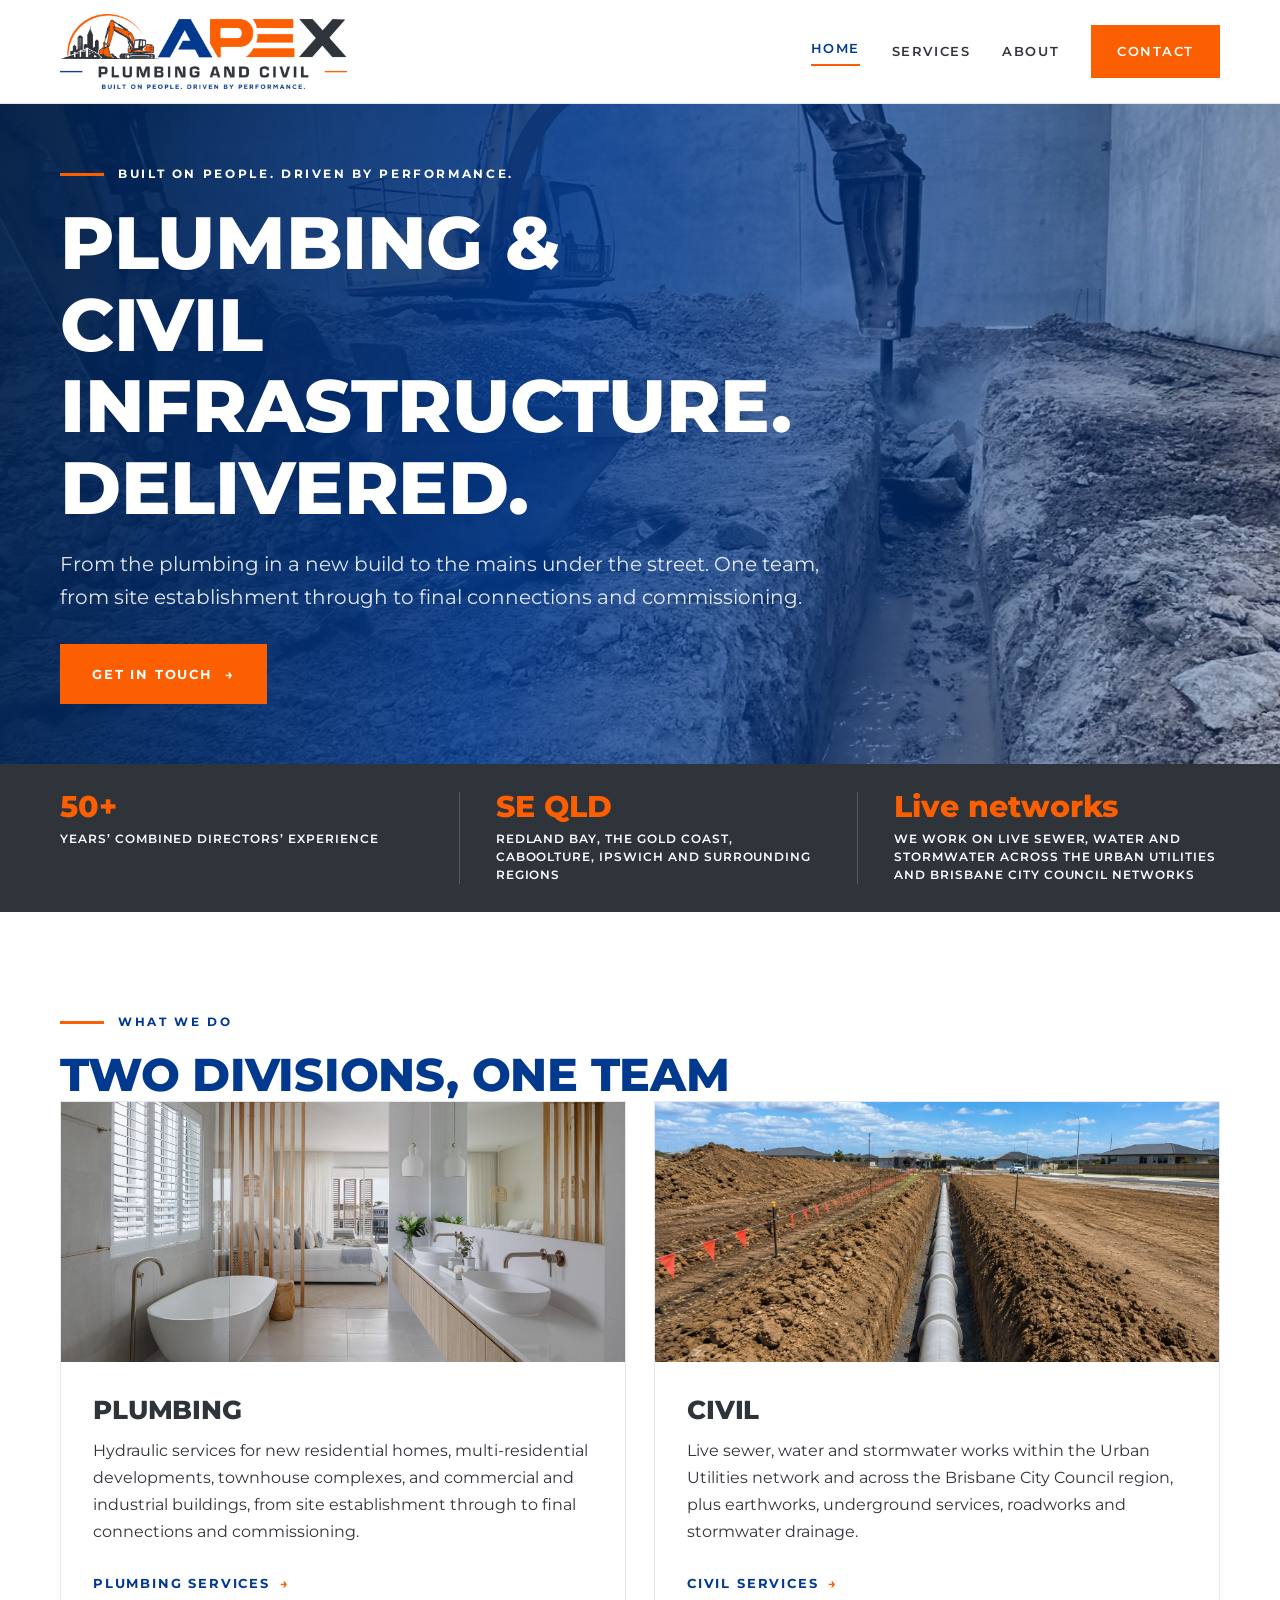
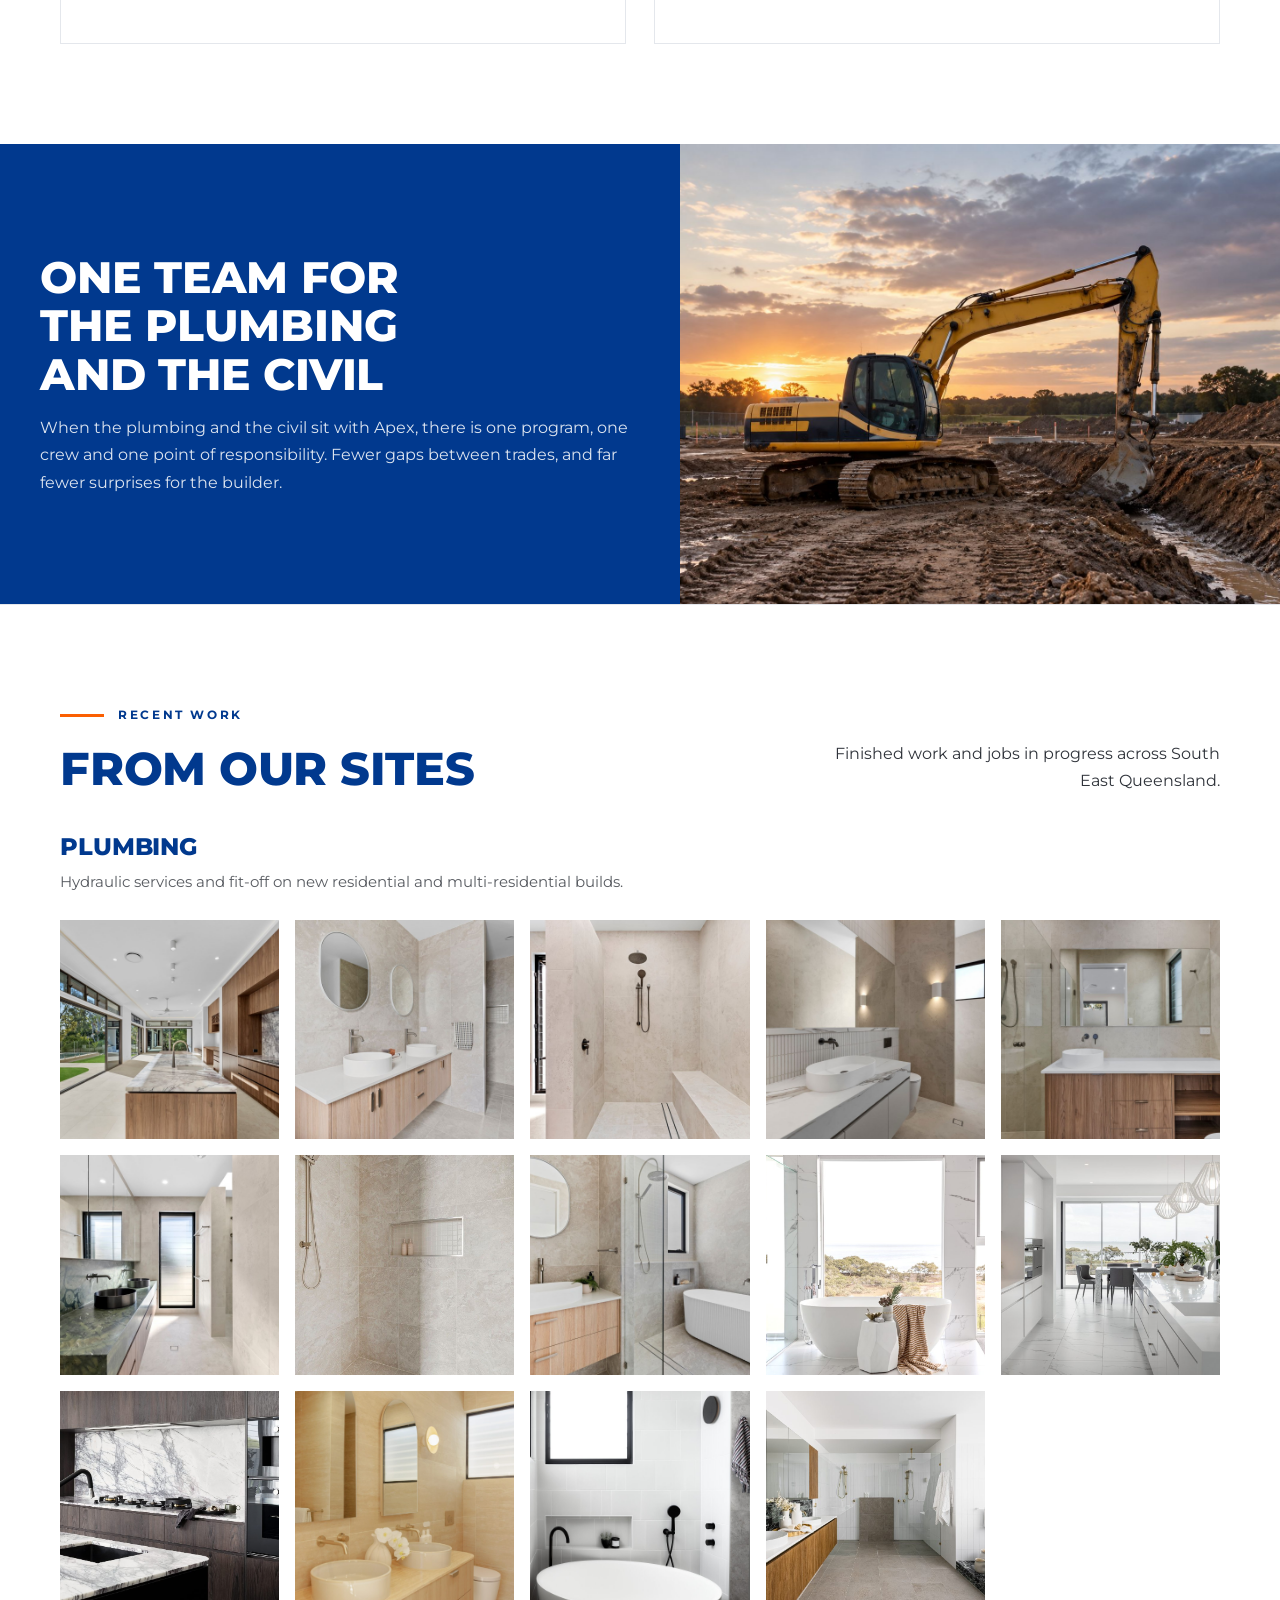
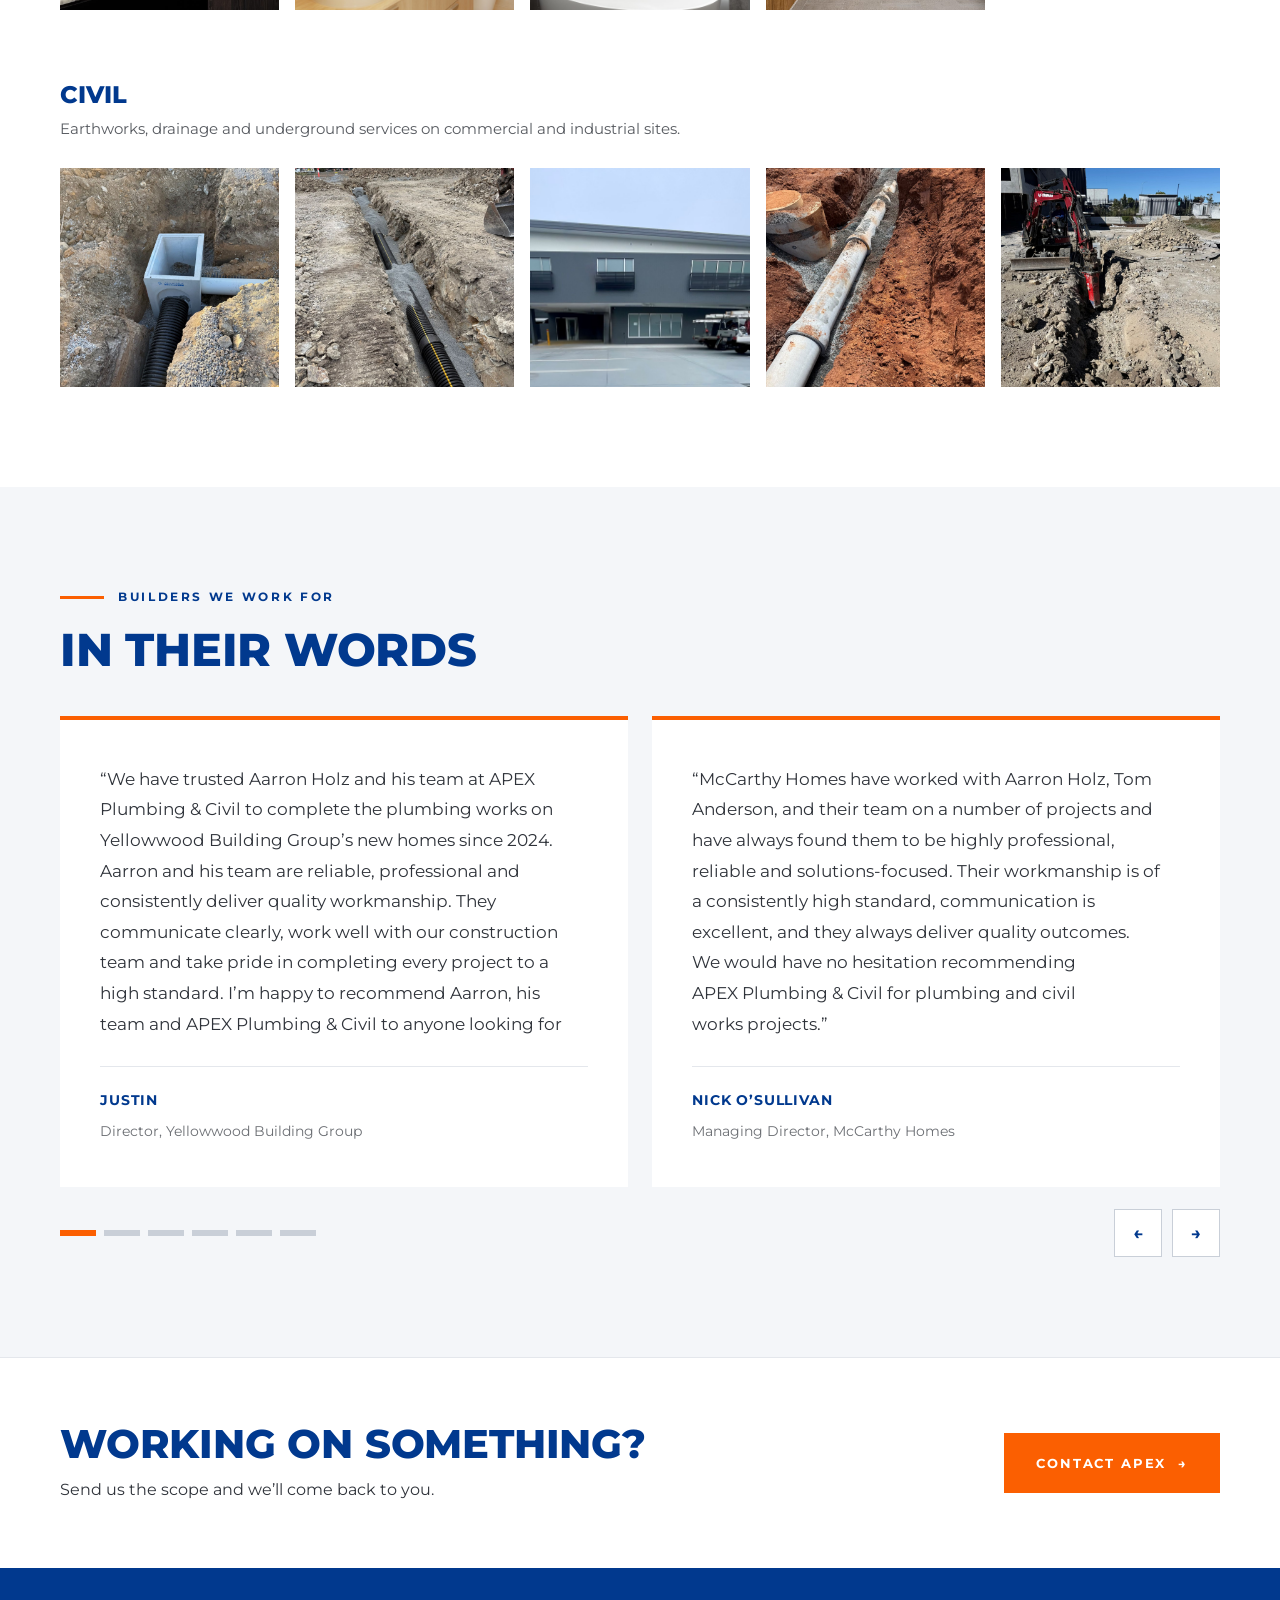
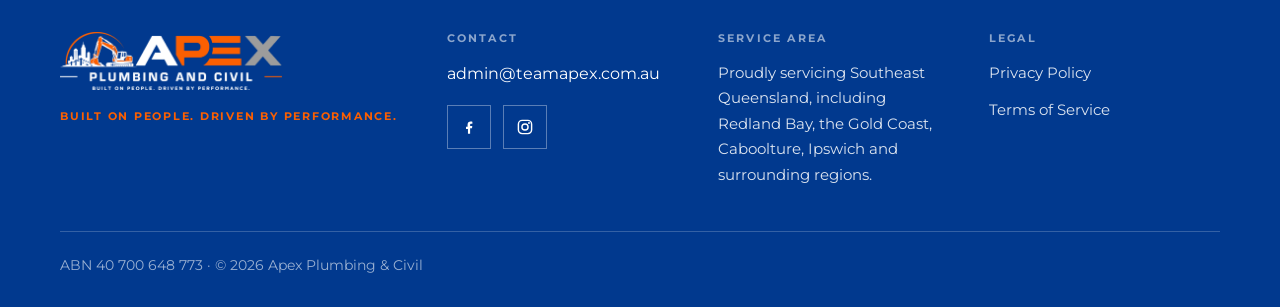
<file: index.html>
<!DOCTYPE html>
<html lang="en-AU">
<head>
<meta charset="utf-8">
<meta name="viewport" content="width=device-width, initial-scale=1">
<title>APEX Plumbing & Civil | Plumbing and Civil Contractors, Southeast Queensland</title>
<meta name="description" content="Plumbing, civil and infrastructure works across Southeast Queensland. One contractor for hydraulic and civil scopes on residential, commercial and subdivision projects.">
<link rel="canonical" href="https://apexplumbingandcivil.com.au/">
<meta name="robots" content="index, follow">
<meta property="og:type" content="website">
<meta property="og:site_name" content="APEX Plumbing &amp; Civil">
<meta property="og:title" content="APEX Plumbing & Civil | Plumbing and Civil Contractors, Southeast Queensland">
<meta property="og:description" content="Plumbing, civil and infrastructure works across Southeast Queensland. One contractor for hydraulic and civil scopes on residential, commercial and subdivision projects.">
<meta property="og:url" content="https://apexplumbingandcivil.com.au/">
<meta property="og:image" content="https://apexplumbingandcivil.com.au/assets/img/civil-warehouse-breaking.jpg">
<meta property="og:locale" content="en_AU">
<meta name="twitter:card" content="summary_large_image">
<meta name="theme-color" content="#01398E">
<link rel="icon" href="assets/img/favicon.png" type="image/png">
<link rel="preconnect" href="https://fonts.googleapis.com">
<link rel="preconnect" href="https://fonts.gstatic.com" crossorigin>
<link href="https://fonts.googleapis.com/css2?family=Montserrat:wght@500;600;700;800&display=swap" rel="stylesheet">
<link rel="stylesheet" href="assets/css/style.css">
</head>
<body>
<a class="skip" href="#main">Skip to content</a>

  <header class="site-header">
    <div class="header-inner">
      <a class="logo" href="index.html"><img src="assets/img/apex-logo.png" alt="Apex Plumbing and Civil" width="253" height="66"></a>
      <nav class="nav" aria-label="Main">
        <a href="index.html" class="is-active" aria-current="page">Home</a>
        <a href="services.html">Services</a>
        <a href="about.html">About</a>
        <a class="btn btn--sm" href="contact.html">Contact</a>
      </nav>
      <button class="nav-toggle" type="button" aria-expanded="false" aria-controls="mobile-nav" aria-label="Open menu">
        <span></span><span></span><span></span>
      </button>
    </div>
    <nav class="mobile-nav" id="mobile-nav" aria-label="Mobile">
      <a href="index.html">Home</a>
      <a href="services.html">Services</a>
      <a href="about.html">About</a>
      <a href="contact.html">Contact</a>
    </nav>
  </header>
<main id="main">

  <section class="hero">
    <img class="hero-bg" src="assets/img/civil-warehouse-breaking.jpg" alt="Rock breaking and drainage excavation inside a commercial building" fetchpriority="high">
    <div class="hero-scrim"></div>
    <div class="container hero-inner">
      <p class="eyebrow eyebrow--light"><span class="rule"></span>Built on people. Driven by performance.</p>
      <h1>Plumbing &amp; civil infrastructure. Delivered.</h1>
      <p class="lede">From the plumbing in a new build to the mains under the street. One team, from site establishment through to final connections and commissioning.</p>
      <a class="btn" href="contact.html">Get in touch <span aria-hidden="true">&rarr;</span></a>
    </div>
  </section>

  <section class="stats">
    <div class="container stats-grid">
      <div><strong>50+</strong><span>Years&rsquo; combined directors&rsquo; experience</span></div>
      <div><strong>SE QLD</strong><span>Redland Bay, the Gold Coast, Caboolture, Ipswich and surrounding regions</span></div>
      <div><strong>Live networks</strong><span>We work on live sewer, water and stormwater across the Urban Utilities and Brisbane City Council networks</span></div>
    </div>
  </section>

  <section class="section">
    <div class="container">
      <p class="eyebrow"><span class="rule"></span>What we do</p>
      <h2 class="section-title">Two divisions, one team</h2>
      <div class="cards">
        <article class="card">
          <img src="assets/img/plumbing-bath-1.jpg" alt="Completed residential bathroom with plumbing fit-off by Apex" loading="lazy">
          <div class="card-body">
            <h3>Plumbing</h3>
            <p>Hydraulic services for new residential homes, multi-residential developments, townhouse complexes, and commercial and industrial buildings, from site establishment through to final connections and commissioning.</p>
            <a class="link" href="services.html#plumbing">Plumbing services <span aria-hidden="true">&rarr;</span></a>
          </div>
        </article>
        <article class="card">
          <img src="assets/img/civil-stormwater-main.jpg" alt="Concrete stormwater main bedded in an open trench on a residential subdivision" loading="lazy">
          <div class="card-body">
            <h3>Civil</h3>
            <p>Live sewer, water and stormwater works within the Urban Utilities network and across the Brisbane City Council region, plus earthworks, underground services, roadworks and stormwater drainage.</p>
            <a class="link" href="services.html#civil">Civil services <span aria-hidden="true">&rarr;</span></a>
          </div>
        </article>
      </div>
    </div>
  </section>

  <section class="band">
    <div class="band-text">
      <h2>One team for the plumbing and the civil</h2>
      <p>When the plumbing and the civil sit with Apex, there is one program, one crew and one point of responsibility. Fewer gaps between trades, and far fewer surprises for the builder.</p>
    </div>
    <div class="band-media">
      <img src="assets/img/hero-earthworks.jpg" alt="Excavator cutting a drainage trench on a civil earthworks site at dusk" loading="lazy">
    </div>
  </section>

  <section class="section section--bordered">
    <div class="container">
      <div class="section-head">
        <div>
          <p class="eyebrow"><span class="rule"></span>Recent work</p>
          <h2 class="section-title">From our sites</h2>
        </div>
        <p class="section-note">Finished work and jobs in progress across South East Queensland.</p>
      </div>
      <div class="gallery-group">
        <h3 class="gallery-head">Plumbing</h3>
        <p class="gallery-note">Hydraulic services and fit-off on new residential and multi-residential builds.</p>
      </div>
      <div class="gallery">
        <button class="g-item" type="button" data-full="assets/img/plumbing-ensuite-travertine.jpg" data-caption="Ensuite with fluted freestanding bath and walk-in shower, Imperial Homes"><img src="assets/img/plumbing-ensuite-travertine.jpg" alt="Ensuite with fluted freestanding bath and walk-in shower, Imperial Homes" loading="lazy"></button>
        <button class="g-item" type="button" data-full="assets/img/plumbing-kitchen-island.jpg" data-caption="Kitchen island with marble benchtop and gooseneck mixer opening to the pool"><img src="assets/img/plumbing-kitchen-island.jpg" alt="Kitchen island with marble benchtop and gooseneck mixer opening to the pool" loading="lazy"></button>
        <button class="g-item" type="button" data-full="assets/img/plumbing-green-marble.jpg" data-caption="Twin basins on a green marble vanity with wall-mounted mixers"><img src="assets/img/plumbing-green-marble.jpg" alt="Twin basins on a green marble vanity with wall-mounted mixers" loading="lazy"></button>
        <button class="g-item" type="button" data-full="assets/img/plumbing-shower-niche.jpg" data-caption="Tiled shower with recessed niche and linear floor waste"><img src="assets/img/plumbing-shower-niche.jpg" alt="Tiled shower with recessed niche and linear floor waste" loading="lazy"></button>
        <button class="g-item" type="button" data-full="assets/img/plumbing-double-vanity.jpg" data-caption="Double vanity with vessel basins and a curbless shower"><img src="assets/img/plumbing-double-vanity.jpg" alt="Double vanity with vessel basins and a curbless shower" loading="lazy"></button>
        <button class="g-item" type="button" data-full="assets/img/plumbing-walk-in-shower.jpg" data-caption="Walk-in shower with tiled bench seat and brushed bronze tapware"><img src="assets/img/plumbing-walk-in-shower.jpg" alt="Walk-in shower with tiled bench seat and brushed bronze tapware" loading="lazy"></button>
        <button class="g-item" type="button" data-full="assets/img/plumbing-powder-room.jpg" data-caption="Powder room with marble benchtop and matt black mixer"><img src="assets/img/plumbing-powder-room.jpg" alt="Powder room with marble benchtop and matt black mixer" loading="lazy"></button>
        <button class="g-item" type="button" data-full="assets/img/plumbing-guest-bath.jpg" data-caption="Guest bathroom fit-off with timber vanity and frameless shower"><img src="assets/img/plumbing-guest-bath.jpg" alt="Guest bathroom fit-off with timber vanity and frameless shower" loading="lazy"></button>
        <button class="g-item" type="button" data-full="assets/img/gallery-bath-ocean.jpg" data-caption="Completed ensuite with freestanding bath in a new coastal home"><img src="assets/img/gallery-bath-ocean.jpg" alt="Completed ensuite with freestanding bath in a new coastal home" loading="lazy"></button>
        <button class="g-item" type="button" data-full="assets/img/gallery-kitchen-ocean.jpg" data-caption="Kitchen and butler&rsquo;s pantry plumbing on a new residential build"><img src="assets/img/gallery-kitchen-ocean.jpg" alt="Kitchen and butler&rsquo;s pantry plumbing on a new residential build" loading="lazy"></button>
        <button class="g-item" type="button" data-full="assets/img/gallery-kitchen-dark.jpg" data-caption="Kitchen sink and tapware installation in a completed home"><img src="assets/img/gallery-kitchen-dark.jpg" alt="Kitchen sink and tapware installation in a completed home" loading="lazy"></button>
        <button class="g-item" type="button" data-full="assets/img/plumbing-mccarthy.jpg" data-caption="Vanity and basin fit-off on a McCarthy Homes project"><img src="assets/img/plumbing-mccarthy.jpg" alt="Vanity and basin fit-off on a McCarthy Homes project" loading="lazy"></button>
        <button class="g-item" type="button" data-full="assets/img/gallery-bath-white.jpg" data-caption="Bathroom fit-off with wall-mounted tapware"><img src="assets/img/gallery-bath-white.jpg" alt="Bathroom fit-off with wall-mounted tapware" loading="lazy"></button>
        <button class="g-item" type="button" data-full="assets/img/plumbing-bath-2.jpg" data-caption="Main bathroom with double vanity and walk-in shower, plumbing by Apex"><img src="assets/img/plumbing-bath-2.jpg" alt="Main bathroom with double vanity and walk-in shower, plumbing by Apex" loading="lazy"></button>
      </div>

      <div class="gallery-group gallery-group--next">
        <h3 class="gallery-head">Civil</h3>
        <p class="gallery-note">Earthworks, drainage and underground services on commercial and industrial sites.</p>
      </div>
      <div class="gallery">
        <button class="g-item" type="button" data-full="assets/img/civil-drainage-pit.jpg" data-caption="Precast stormwater pit connected to drainage lines on a commercial site"><img src="assets/img/civil-drainage-pit.jpg" alt="Precast stormwater pit connected to drainage lines on a commercial site" loading="lazy"></button>
        <button class="g-item" type="button" data-full="assets/img/civil-rock-twin.jpg" data-caption="Twin drainage lines bedded in gravel through rock"><img src="assets/img/civil-rock-twin.jpg" alt="Twin drainage lines bedded in gravel through rock" loading="lazy"></button>
        <button class="g-item" type="button" data-full="assets/img/civil-factory-complete.jpg" data-caption="Completed industrial building with hardstand and services in place"><img src="assets/img/civil-factory-complete.jpg" alt="Completed industrial building with hardstand and services in place" loading="lazy"></button>
        <button class="g-item" type="button" data-full="assets/img/civil-concrete-pipe.jpg" data-caption="Concrete sewer main and manhole base laid in an open trench"><img src="assets/img/civil-concrete-pipe.jpg" alt="Concrete sewer main and manhole base laid in an open trench" loading="lazy"></button>
        <button class="g-item" type="button" data-full="assets/img/civil-rock-breaking.jpg" data-caption="Rock breaking to open a services trench on a commercial site"><img src="assets/img/civil-rock-breaking.jpg" alt="Rock breaking to open a services trench on a commercial site" loading="lazy"></button>
      </div>
    </div>
  </section>

  <section class="section section--grey">
    <div class="container">
      <div class="section-head">
        <div>
          <p class="eyebrow"><span class="rule"></span>Builders we work for</p>
          <h2 class="section-title">In their words</h2>
        </div>
      </div>

      <div class="carousel" data-carousel>
        <div class="carousel-viewport">
          <div class="carousel-track" data-track>
            <article class="quote">
              <div class="quote-body" data-quote-body>
                <p>&ldquo;We have trusted Aarron Holz and his team at APEX Plumbing &amp; Civil to complete the plumbing works on Yellowwood Building Group&rsquo;s new homes since 2024. Aarron and his team are reliable, professional and consistently deliver quality workmanship. They communicate clearly, work well with our construction team and take pride in completing every project to a high standard. I&rsquo;m happy to recommend Aarron, his team and APEX Plumbing &amp; Civil to anyone looking for a dependable and experienced plumbing contractor.&rdquo;</p>
              </div>
              <footer><strong>Justin</strong><span>Director, Yellowwood Building Group</span></footer>
            </article>
            <article class="quote">
              <div class="quote-body" data-quote-body>
                <p>&ldquo;McCarthy Homes have worked with Aarron Holz, Tom Anderson, and their team on a number of projects and have always found them to be highly professional, reliable and solutions-focused. Their workmanship is of a consistently high standard, communication is excellent, and they always deliver quality outcomes. We would have no hesitation recommending APEX Plumbing &amp; Civil for plumbing and civil works projects.&rdquo;</p>
              </div>
              <footer><strong>Nick O&rsquo;Sullivan</strong><span>Managing Director, McCarthy Homes</span></footer>
            </article>
            <article class="quote">
              <div class="quote-body" data-quote-body>
                <p>&ldquo;We have worked with Aarron and the team for a number of years across a diverse range of projects, including new factory and industrial developments, as well as high-end residential construction. Throughout this time, we have found the team to be reliable, professional and easy to work with. They consistently deliver a high standard of workmanship, communicate well throughout each project and are always willing to work through any challenges that arise during construction.</p>
              <p>We value the strong working relationship we have built with Aarron, Tom and the team over the years and would confidently recommend APEX Plumbing &amp; Civil for commercial and industrial plumbing projects.&rdquo;</p>
              </div>
              <footer><strong>Jimmy Badrak</strong><span>Director, BRK Constructions</span></footer>
            </article>
            <article class="quote">
              <div class="quote-body" data-quote-body>
                <p>&ldquo;Working with Tom over a number of years, he is a great operator and always brings results. I have found them responsible, practical and responsive.&rdquo;</p>
              </div>
              <footer><strong>Thai Long</strong><span>Director, Civil RPEQ</span></footer>
            </article>
            <article class="quote">
              <div class="quote-body" data-quote-body>
                <p>&ldquo;Tom is a professional, reliable and competent plumber. He is also fair with pricing, communicates well, holds himself to a very high standard, is polite, and is an honest person.</p>
              <p>You see the above qualities in the delivery of his work.&rdquo;</p>
              </div>
              <footer><strong>William Allendorf</strong><span>WJA Developments</span></footer>
            </article>
            <article class="quote">
              <div class="quote-body" data-quote-body>
                <p>&ldquo;I have been using Aarron Holz and his team for over 25 years, originally through Holz&rsquo;s Plumbing and now as Apex Plumbing &amp; Civil.</p>
              <p>Throughout that time, Aarron and his team have consistently provided a professional, reliable and high-quality service across a wide range of residential building projects. Their workmanship, communication and ability to work alongside our team and other trades have always been of a high standard.</p>
              <p>With Tom Anderson now joining Aarron as a business partner at Apex Plumbing &amp; Civil, it has been great to see the business continue to grow while maintaining the same high standards of service and workmanship that we have come to expect over the years. Tom brings a professional and proactive approach to the business, and together he and Aarron make a strong team.</p>
              <p>In the building industry, having subcontractors you can trust and rely on is extremely important, and our working relationship with Aarron spanning more than two decades speaks for itself. Both Aarron and Tom are committed to delivering quality work and ensuring projects run smoothly from start to finish.</p>
              <p>I have no hesitation in recommending Aarron, Tom and the team at Apex Plumbing &amp; Civil and look forward to continuing our long-standing working relationship for many years to come.&rdquo;</p>
              </div>
              <footer><strong>Nick Miller</strong><span>Director, Imperial Homes Qld Pty Ltd</span></footer>
            </article>
            <article class="quote">
              <div class="quote-body" data-quote-body>
                <p>&ldquo;Tom, my profound thanks to you and Matt for helping my client yesterday.</p>
              <p>It&rsquo;s difficult to find good tradesmen and when you do, and that is the case with you and Matt, gratitude follows and so too the willingness to let others know.&rdquo;</p>
              </div>
              <footer><strong>Body Corporate Chairperson</strong></footer>
            </article>
          </div>
        </div>
        <div class="carousel-controls">
          <div class="dots" data-dots></div>
          <div class="arrows">
            <button type="button" data-prev aria-label="Previous testimonial">&larr;</button>
            <button type="button" data-next aria-label="Next testimonial">&rarr;</button>
          </div>
        </div>
      </div>
    </div>
  </section>

  <section class="cta">
    <div class="container cta-inner">
      <div>
        <h2>Working on something?</h2>
        <p>Send us the scope and we&rsquo;ll come back to you.</p>
      </div>
      <a class="btn" href="contact.html">Contact Apex <span aria-hidden="true">&rarr;</span></a>
    </div>
  </section>

</main>

  <footer class="site-footer">
    <div class="container">
      <div class="footer-grid">
        <div>
          <img class="footer-logo" src="assets/img/apex-logo-reversed.png" alt="Apex Plumbing and Civil" width="253" height="66">
          <p class="tagline">Built on people. Driven by performance.</p>
        </div>
        <div>
          <h2 class="footer-head">Contact</h2>
          <a class="footer-email" href="mailto:admin@teamapex.com.au">admin@teamapex.com.au</a>
          <div class="socials">
            <a href="https://www.facebook.com/ApexPlumbingandCivil" target="_blank" rel="noopener" aria-label="Apex Plumbing and Civil on Facebook"><svg viewBox="0 0 24 24" width="18" height="18" aria-hidden="true"><path fill="currentColor" d="M13.5 21v-7.2h2.5l.4-3h-2.9V9.1c0-.9.3-1.5 1.6-1.5h1.4V4.9c-.3 0-1.3-.1-2.4-.1-2.4 0-4 1.4-4 4.1v2.9H8v3h2.6V21z"></path></svg></a>
            <a href="https://www.instagram.com/team.apex2026" target="_blank" rel="noopener" aria-label="Apex Plumbing and Civil on Instagram"><svg viewBox="0 0 24 24" width="18" height="18" aria-hidden="true"><rect x="3.2" y="3.2" width="17.6" height="17.6" rx="5" fill="none" stroke="currentColor" stroke-width="1.9"></rect><circle cx="12" cy="12" r="4.1" fill="none" stroke="currentColor" stroke-width="1.9"></circle><circle cx="17.3" cy="6.7" r="1.3" fill="currentColor"></circle></svg></a>
          </div>
        </div>
        <div>
          <h2 class="footer-head">Service area</h2>
          <p class="footer-text">Proudly servicing Southeast Queensland, including Redland Bay, the Gold Coast, Caboolture, Ipswich and surrounding regions.</p>
        </div>
        <div>
          <h2 class="footer-head">Legal</h2>
          <div class="footer-links">
            <a href="privacy.html">Privacy Policy</a>
            <a href="terms.html">Terms of Service</a>
          </div>
        </div>
      </div>
      <div class="footer-base">
        <span>ABN 40 700 648 773 &middot; &copy; <span data-year>2026</span> Apex Plumbing &amp; Civil</span>
      </div>
    </div>
  </footer>
<script src="assets/js/main.js" defer></script>
</body>
</html>
</file>
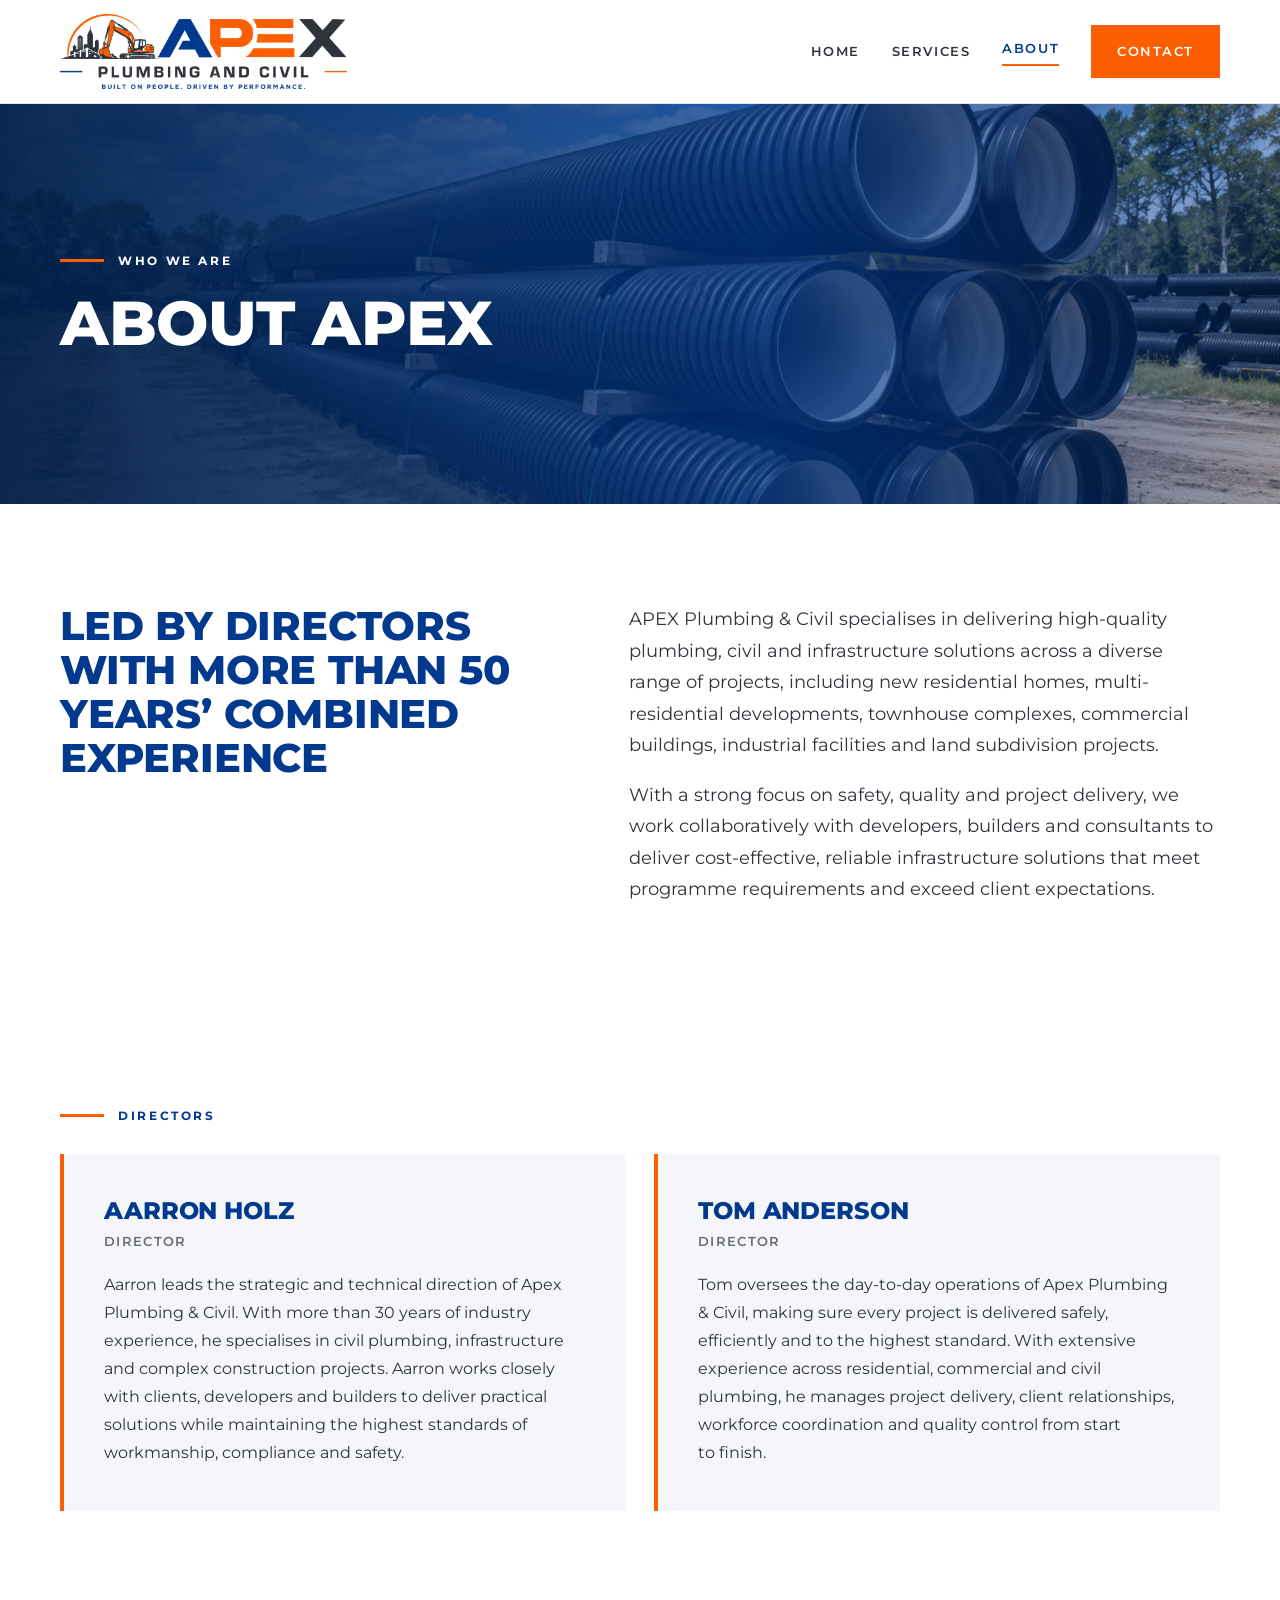
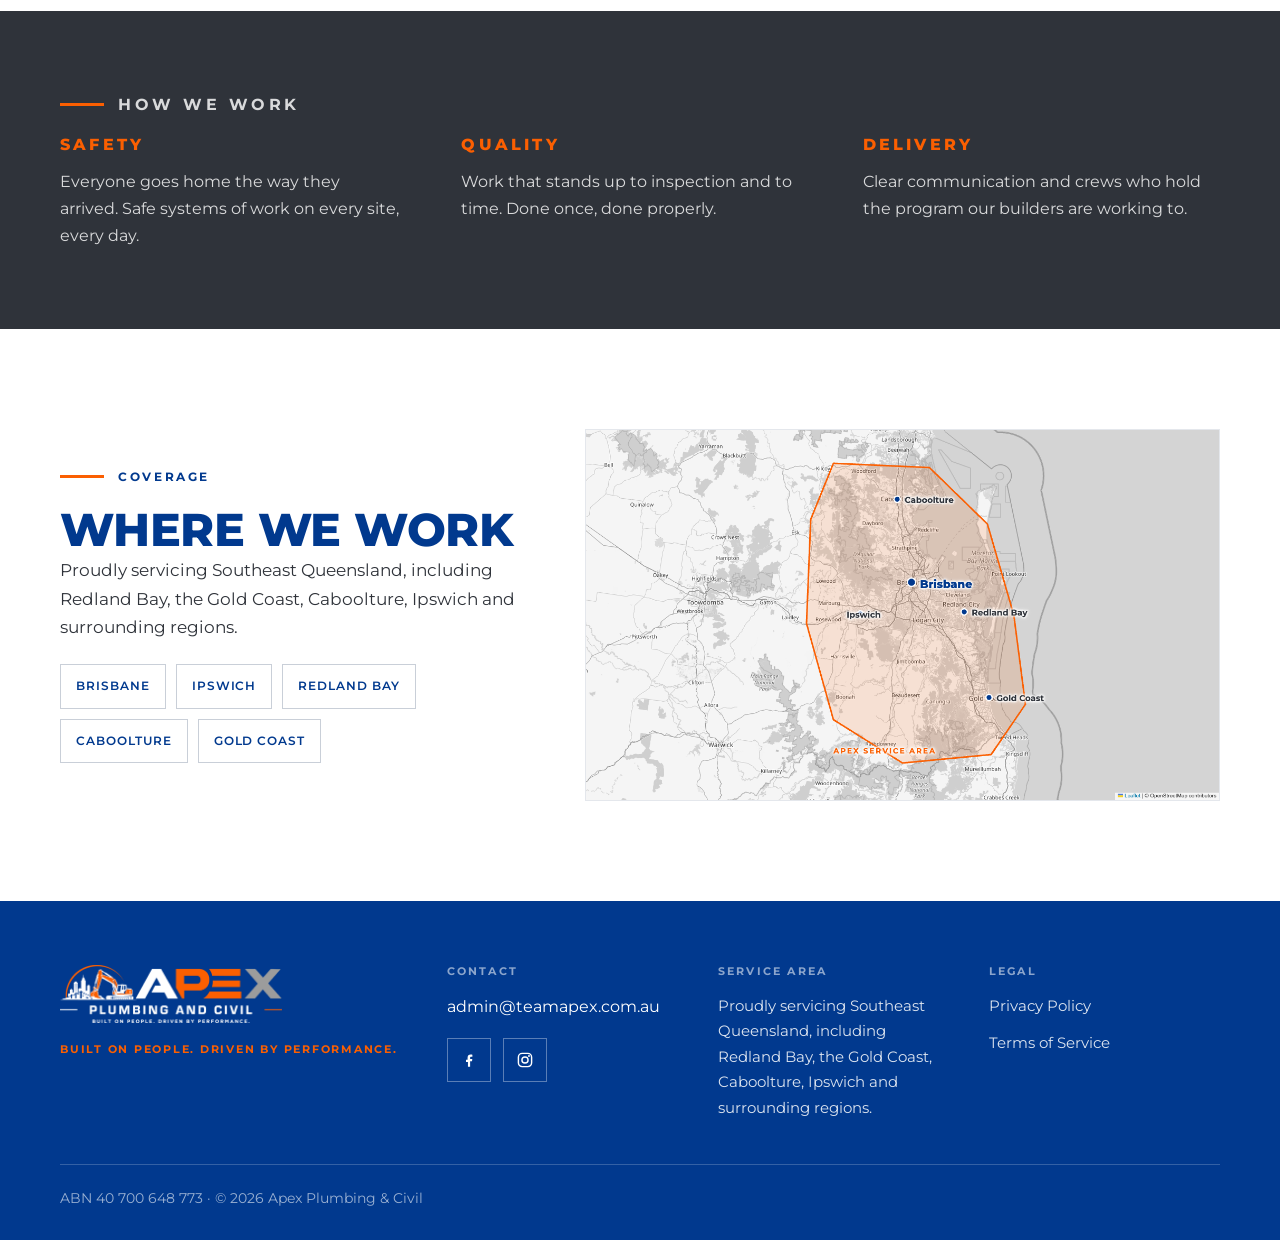
<file: about.html>
<!DOCTYPE html>
<html lang="en-AU">
<head>
<meta charset="utf-8">
<meta name="viewport" content="width=device-width, initial-scale=1">
<title>About | APEX Plumbing & Civil</title>
<meta name="description" content="Led by directors with more than 50 years combined experience, APEX delivers plumbing, civil and infrastructure solutions across Southeast Queensland.">
<link rel="canonical" href="https://apexplumbingandcivil.com.au/about.html">
<meta name="robots" content="index, follow">
<meta property="og:type" content="website">
<meta property="og:site_name" content="APEX Plumbing &amp; Civil">
<meta property="og:title" content="About | APEX Plumbing & Civil">
<meta property="og:description" content="Led by directors with more than 50 years combined experience, APEX delivers plumbing, civil and infrastructure solutions across Southeast Queensland.">
<meta property="og:url" content="https://apexplumbingandcivil.com.au/about.html">
<meta property="og:image" content="https://apexplumbingandcivil.com.au/assets/img/about-banner-pipes.jpg">
<meta property="og:locale" content="en_AU">
<meta name="twitter:card" content="summary_large_image">
<meta name="theme-color" content="#01398E">
<link rel="icon" href="assets/img/favicon.png" type="image/png">
<link rel="preconnect" href="https://fonts.googleapis.com">
<link rel="preconnect" href="https://fonts.gstatic.com" crossorigin>
<link href="https://fonts.googleapis.com/css2?family=Montserrat:wght@500;600;700;800&display=swap" rel="stylesheet">
<link rel="stylesheet" href="assets/css/style.css">
</head>
<body>
<a class="skip" href="#main">Skip to content</a>

  <header class="site-header">
    <div class="header-inner">
      <a class="logo" href="index.html"><img src="assets/img/apex-logo.png" alt="Apex Plumbing and Civil" width="253" height="66"></a>
      <nav class="nav" aria-label="Main">
        <a href="index.html">Home</a>
        <a href="services.html">Services</a>
        <a href="about.html" class="is-active" aria-current="page">About</a>
        <a class="btn btn--sm" href="contact.html">Contact</a>
      </nav>
      <button class="nav-toggle" type="button" aria-expanded="false" aria-controls="mobile-nav" aria-label="Open menu">
        <span></span><span></span><span></span>
      </button>
    </div>
    <nav class="mobile-nav" id="mobile-nav" aria-label="Mobile">
      <a href="index.html">Home</a>
      <a href="services.html">Services</a>
      <a href="about.html">About</a>
      <a href="contact.html">Contact</a>
    </nav>
  </header>
<main id="main">

  <section class="pagehead pagehead--short">
    <img class="hero-bg" src="assets/img/about-banner-pipes.jpg" alt="Stacked lengths of large diameter stormwater pipe on a laydown area" fetchpriority="high">
    <div class="hero-scrim"></div>
    <div class="container hero-inner">
      <p class="eyebrow eyebrow--light"><span class="rule"></span>Who we are</p>
      <h1>About Apex</h1>
    </div>
  </section>

  <section class="section">
    <div class="container intro">
      <h2 class="intro-title">Led by directors with more than 50 years&rsquo; combined experience</h2>
      <div class="intro-body">
        <p>APEX Plumbing &amp; Civil specialises in delivering high-quality plumbing, civil and infrastructure solutions across a diverse range of projects, including new residential homes, multi-residential developments, townhouse complexes, commercial buildings, industrial facilities and land subdivision projects.</p>
        <p>With a strong focus on safety, quality and project delivery, we work collaboratively with developers, builders and consultants to deliver cost-effective, reliable infrastructure solutions that meet programme requirements and exceed client expectations.</p>
      </div>
    </div>
  </section>

  <section class="section section--tight">
    <div class="container">
      <p class="eyebrow"><span class="rule"></span>Directors</p>
      <div class="directors">
        <article class="director">
          <h3>Aarron Holz</h3>
          <p class="role">Director</p>
          <p>Aarron leads the strategic and technical direction of Apex Plumbing &amp; Civil. With more than 30 years of industry experience, he specialises in civil plumbing, infrastructure and complex construction projects. Aarron works closely with clients, developers and builders to deliver practical solutions while maintaining the highest standards of workmanship, compliance and safety.</p>
        </article>
        <article class="director">
          <h3>Tom Anderson</h3>
          <p class="role">Director</p>
          <p>Tom oversees the day-to-day operations of Apex Plumbing &amp; Civil, making sure every project is delivered safely, efficiently and to the highest standard. With extensive experience across residential, commercial and civil plumbing, he manages project delivery, client relationships, workforce coordination and quality control from start to finish.</p>
        </article>
      </div>
    </div>
  </section>

  <section class="values">
    <div class="container">
      <p class="eyebrow eyebrow--light"><span class="rule"></span>How we work</p>
      <div class="values-grid">
        <div><h3>Safety</h3><p>Everyone goes home the way they arrived. Safe systems of work on every site, every day.</p></div>
        <div><h3>Quality</h3><p>Work that stands up to inspection and to time. Done once, done properly.</p></div>
        <div><h3>Delivery</h3><p>Clear communication and crews who hold the program our builders are working to.</p></div>
      </div>
    </div>
  </section>

  <section class="section">
    <div class="container coverage">
      <div>
        <p class="eyebrow"><span class="rule"></span>Coverage</p>
        <h2 class="section-title">Where we work</h2>
        <p class="coverage-text">Proudly servicing Southeast Queensland, including Redland Bay, the Gold Coast, Caboolture, Ipswich and surrounding regions.</p>
        <ul class="chips">
          <li>Brisbane</li><li>Ipswich</li><li>Redland Bay</li><li>Caboolture</li><li>Gold Coast</li>
        </ul>
      </div>
      <div class="map">
        <img src="assets/img/map-service-area.png" alt="Map of South East Queensland showing the Apex service area from Caboolture to the Gold Coast and west to Ipswich" loading="lazy">
      </div>
    </div>
  </section>
</main>

  <footer class="site-footer">
    <div class="container">
      <div class="footer-grid">
        <div>
          <img class="footer-logo" src="assets/img/apex-logo-reversed.png" alt="Apex Plumbing and Civil" width="253" height="66">
          <p class="tagline">Built on people. Driven by performance.</p>
        </div>
        <div>
          <h2 class="footer-head">Contact</h2>
          <a class="footer-email" href="mailto:admin@teamapex.com.au">admin@teamapex.com.au</a>
          <div class="socials">
            <a href="https://www.facebook.com/ApexPlumbingandCivil" target="_blank" rel="noopener" aria-label="Apex Plumbing and Civil on Facebook"><svg viewBox="0 0 24 24" width="18" height="18" aria-hidden="true"><path fill="currentColor" d="M13.5 21v-7.2h2.5l.4-3h-2.9V9.1c0-.9.3-1.5 1.6-1.5h1.4V4.9c-.3 0-1.3-.1-2.4-.1-2.4 0-4 1.4-4 4.1v2.9H8v3h2.6V21z"></path></svg></a>
            <a href="https://www.instagram.com/team.apex2026" target="_blank" rel="noopener" aria-label="Apex Plumbing and Civil on Instagram"><svg viewBox="0 0 24 24" width="18" height="18" aria-hidden="true"><rect x="3.2" y="3.2" width="17.6" height="17.6" rx="5" fill="none" stroke="currentColor" stroke-width="1.9"></rect><circle cx="12" cy="12" r="4.1" fill="none" stroke="currentColor" stroke-width="1.9"></circle><circle cx="17.3" cy="6.7" r="1.3" fill="currentColor"></circle></svg></a>
          </div>
        </div>
        <div>
          <h2 class="footer-head">Service area</h2>
          <p class="footer-text">Proudly servicing Southeast Queensland, including Redland Bay, the Gold Coast, Caboolture, Ipswich and surrounding regions.</p>
        </div>
        <div>
          <h2 class="footer-head">Legal</h2>
          <div class="footer-links">
            <a href="privacy.html">Privacy Policy</a>
            <a href="terms.html">Terms of Service</a>
          </div>
        </div>
      </div>
      <div class="footer-base">
        <span>ABN 40 700 648 773 &middot; &copy; <span data-year>2026</span> Apex Plumbing &amp; Civil</span>
      </div>
    </div>
  </footer>
<script src="assets/js/main.js" defer></script>
</body>
</html>
</file>
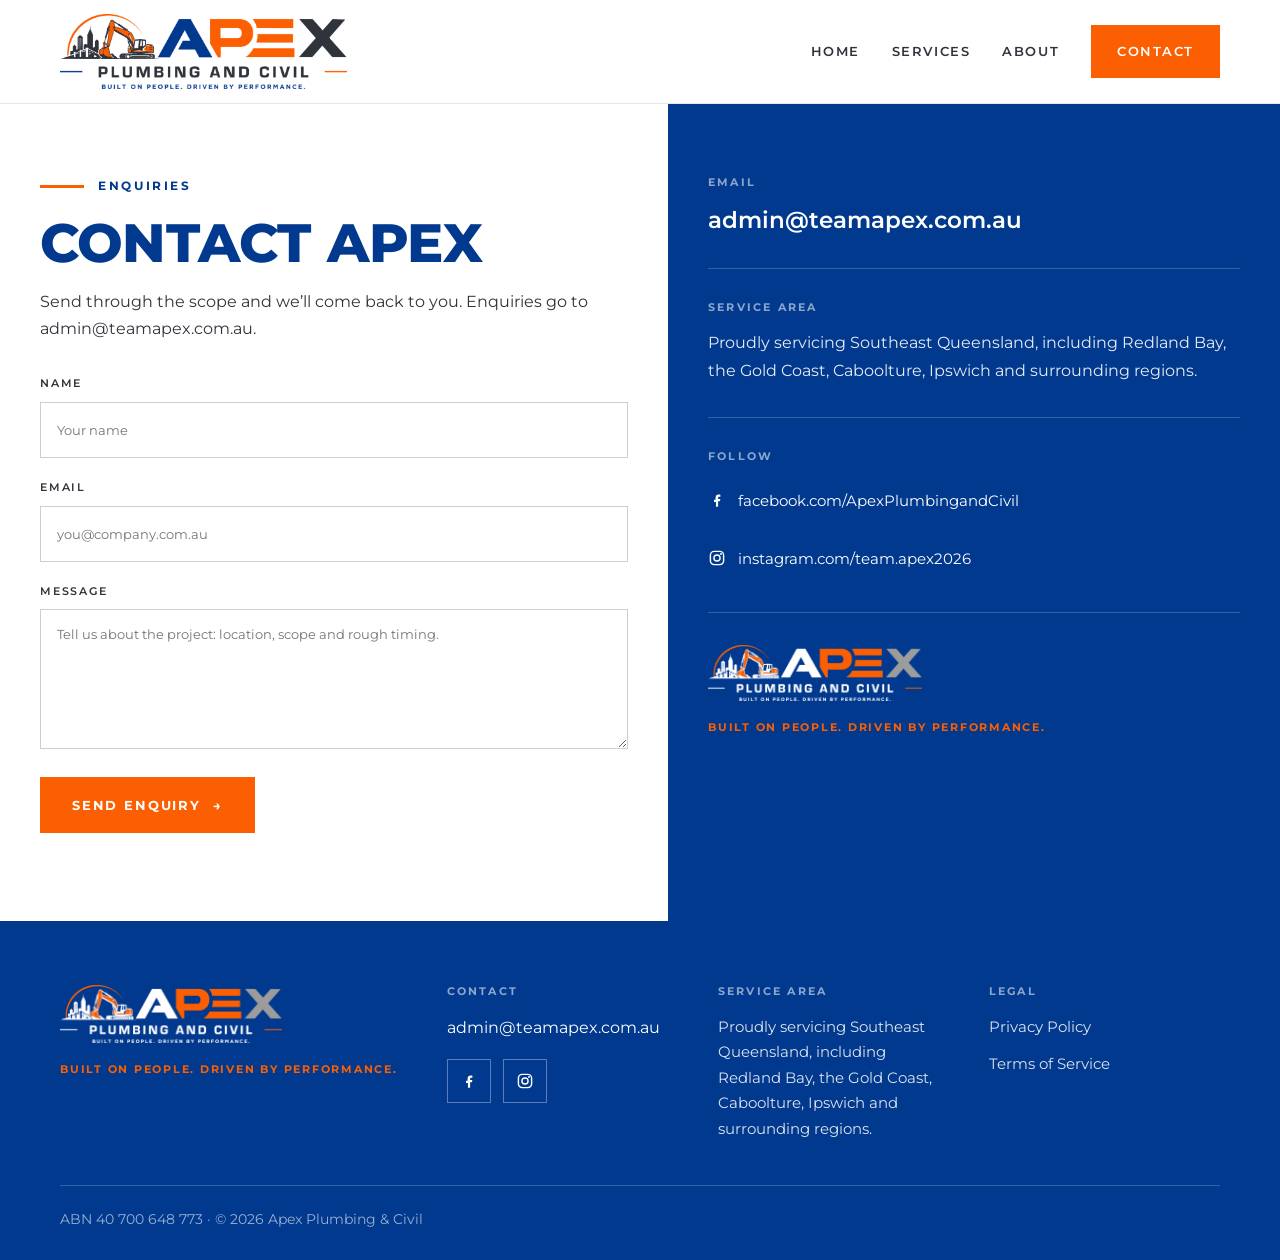
<file: contact.html>
<!DOCTYPE html>
<html lang="en-AU">
<head>
<meta charset="utf-8">
<meta name="viewport" content="width=device-width, initial-scale=1">
<title>Contact | APEX Plumbing & Civil</title>
<meta name="description" content="Send us the scope of your project and we will come back to you. Enquiries go to admin@teamapex.com.au.">
<link rel="canonical" href="https://apexplumbingandcivil.com.au/contact.html">
<meta name="robots" content="index, follow">
<meta property="og:type" content="website">
<meta property="og:site_name" content="APEX Plumbing &amp; Civil">
<meta property="og:title" content="Contact | APEX Plumbing & Civil">
<meta property="og:description" content="Send us the scope of your project and we will come back to you. Enquiries go to admin@teamapex.com.au.">
<meta property="og:url" content="https://apexplumbingandcivil.com.au/contact.html">
<meta property="og:image" content="https://apexplumbingandcivil.com.au/assets/img/hero-earthworks.jpg">
<meta property="og:locale" content="en_AU">
<meta name="twitter:card" content="summary_large_image">
<meta name="theme-color" content="#01398E">
<link rel="icon" href="assets/img/favicon.png" type="image/png">
<link rel="preconnect" href="https://fonts.googleapis.com">
<link rel="preconnect" href="https://fonts.gstatic.com" crossorigin>
<link href="https://fonts.googleapis.com/css2?family=Montserrat:wght@500;600;700;800&display=swap" rel="stylesheet">
<link rel="stylesheet" href="assets/css/style.css">
</head>
<body>
<a class="skip" href="#main">Skip to content</a>

  <header class="site-header">
    <div class="header-inner">
      <a class="logo" href="index.html"><img src="assets/img/apex-logo.png" alt="Apex Plumbing and Civil" width="253" height="66"></a>
      <nav class="nav" aria-label="Main">
        <a href="index.html">Home</a>
        <a href="services.html">Services</a>
        <a href="about.html">About</a>
        <a class="btn btn--sm" href="contact.html">Contact</a>
      </nav>
      <button class="nav-toggle" type="button" aria-expanded="false" aria-controls="mobile-nav" aria-label="Open menu">
        <span></span><span></span><span></span>
      </button>
    </div>
    <nav class="mobile-nav" id="mobile-nav" aria-label="Mobile">
      <a href="index.html">Home</a>
      <a href="services.html">Services</a>
      <a href="about.html">About</a>
      <a href="contact.html">Contact</a>
    </nav>
  </header>
<main id="main">

  <section class="contact">
    <div class="contact-form">
      <p class="eyebrow"><span class="rule"></span>Enquiries</p>
      <h1>Contact Apex</h1>
      <p class="contact-lede">Send through the scope and we&rsquo;ll come back to you. Enquiries go to admin@teamapex.com.au.</p>

      <form id="enquiry" action="https://formspree.io/f/mrpzqvqj" method="POST" novalidate>
        <div class="field">
          <label for="name">Name</label>
          <input id="name" name="name" type="text" autocomplete="name" placeholder="Your name" required>
        </div>
        <div class="field">
          <label for="email">Email</label>
          <input id="email" name="email" type="email" autocomplete="email" placeholder="you@company.com.au" required>
        </div>
        <div class="field">
          <label for="message">Message</label>
          <textarea id="message" name="message" rows="6" placeholder="Tell us about the project: location, scope and rough timing." required></textarea>
        </div>
        <input type="text" name="_gotcha" tabindex="-1" autocomplete="off" aria-hidden="true" class="hp">
        <button class="btn" type="submit">Send enquiry <span aria-hidden="true">&rarr;</span></button>
        <p class="form-status" data-status role="status" aria-live="polite"></p>
      </form>
    </div>

    <aside class="contact-side">
      <div>
        <h2 class="footer-head">Email</h2>
        <a class="contact-email" href="mailto:admin@teamapex.com.au">admin@teamapex.com.au</a>
      </div>
      <div class="ruled">
        <h2 class="footer-head">Service area</h2>
        <p class="contact-area">Proudly servicing Southeast Queensland, including Redland Bay, the Gold Coast, Caboolture, Ipswich and surrounding regions.</p>
      </div>
      <div class="ruled">
        <h2 class="footer-head">Follow</h2>
        <div class="follow">
          <a href="https://www.facebook.com/ApexPlumbingandCivil" target="_blank" rel="noopener"><svg viewBox="0 0 24 24" width="18" height="18" aria-hidden="true"><path fill="currentColor" d="M13.5 21v-7.2h2.5l.4-3h-2.9V9.1c0-.9.3-1.5 1.6-1.5h1.4V4.9c-.3 0-1.3-.1-2.4-.1-2.4 0-4 1.4-4 4.1v2.9H8v3h2.6V21z"></path></svg>facebook.com/ApexPlumbingandCivil</a>
          <a href="https://www.instagram.com/team.apex2026" target="_blank" rel="noopener"><svg viewBox="0 0 24 24" width="18" height="18" aria-hidden="true"><rect x="3.2" y="3.2" width="17.6" height="17.6" rx="5" fill="none" stroke="currentColor" stroke-width="1.9"></rect><circle cx="12" cy="12" r="4.1" fill="none" stroke="currentColor" stroke-width="1.9"></circle><circle cx="17.3" cy="6.7" r="1.3" fill="currentColor"></circle></svg>instagram.com/team.apex2026</a>
        </div>
      </div>
      <div class="ruled contact-mark">
        <img src="assets/img/apex-logo-reversed.png" alt="Apex Plumbing and Civil" width="253" height="66">
        <p class="tagline">Built on people. Driven by performance.</p>
      </div>
    </aside>
  </section>
</main>

  <footer class="site-footer">
    <div class="container">
      <div class="footer-grid">
        <div>
          <img class="footer-logo" src="assets/img/apex-logo-reversed.png" alt="Apex Plumbing and Civil" width="253" height="66">
          <p class="tagline">Built on people. Driven by performance.</p>
        </div>
        <div>
          <h2 class="footer-head">Contact</h2>
          <a class="footer-email" href="mailto:admin@teamapex.com.au">admin@teamapex.com.au</a>
          <div class="socials">
            <a href="https://www.facebook.com/ApexPlumbingandCivil" target="_blank" rel="noopener" aria-label="Apex Plumbing and Civil on Facebook"><svg viewBox="0 0 24 24" width="18" height="18" aria-hidden="true"><path fill="currentColor" d="M13.5 21v-7.2h2.5l.4-3h-2.9V9.1c0-.9.3-1.5 1.6-1.5h1.4V4.9c-.3 0-1.3-.1-2.4-.1-2.4 0-4 1.4-4 4.1v2.9H8v3h2.6V21z"></path></svg></a>
            <a href="https://www.instagram.com/team.apex2026" target="_blank" rel="noopener" aria-label="Apex Plumbing and Civil on Instagram"><svg viewBox="0 0 24 24" width="18" height="18" aria-hidden="true"><rect x="3.2" y="3.2" width="17.6" height="17.6" rx="5" fill="none" stroke="currentColor" stroke-width="1.9"></rect><circle cx="12" cy="12" r="4.1" fill="none" stroke="currentColor" stroke-width="1.9"></circle><circle cx="17.3" cy="6.7" r="1.3" fill="currentColor"></circle></svg></a>
          </div>
        </div>
        <div>
          <h2 class="footer-head">Service area</h2>
          <p class="footer-text">Proudly servicing Southeast Queensland, including Redland Bay, the Gold Coast, Caboolture, Ipswich and surrounding regions.</p>
        </div>
        <div>
          <h2 class="footer-head">Legal</h2>
          <div class="footer-links">
            <a href="privacy.html">Privacy Policy</a>
            <a href="terms.html">Terms of Service</a>
          </div>
        </div>
      </div>
      <div class="footer-base">
        <span>ABN 40 700 648 773 &middot; &copy; <span data-year>2026</span> Apex Plumbing &amp; Civil</span>
      </div>
    </div>
  </footer>
<script src="assets/js/main.js" defer></script>
</body>
</html>
</file>
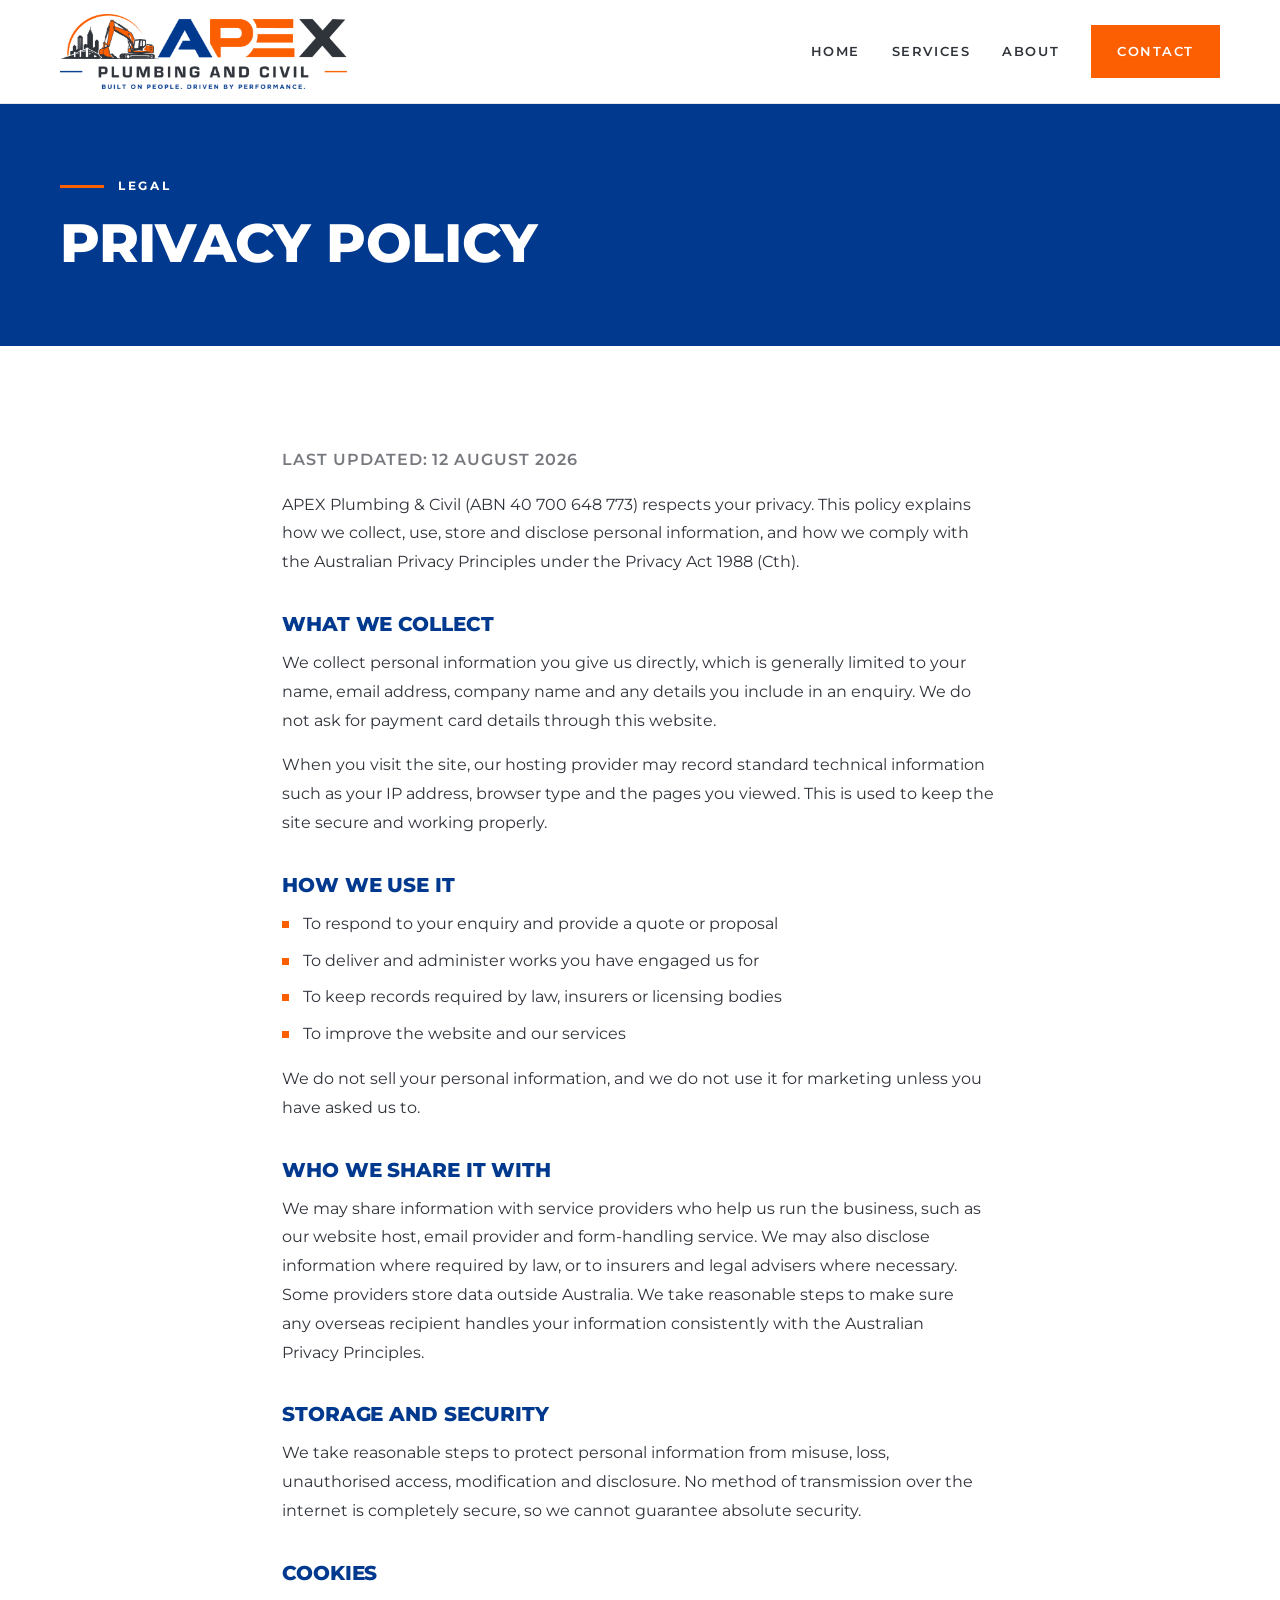
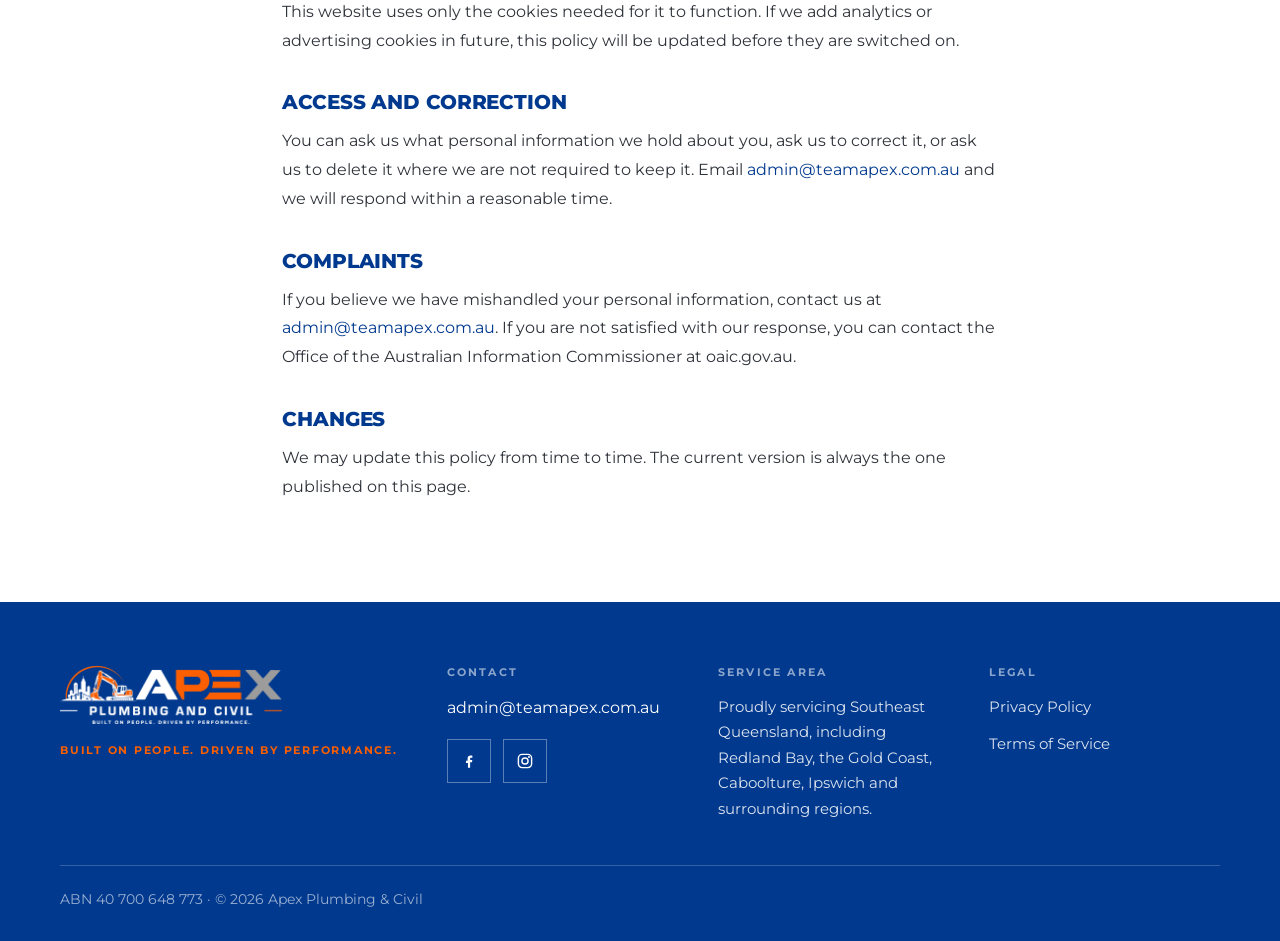
<file: privacy.html>
<!DOCTYPE html>
<html lang="en-AU">
<head>
<meta charset="utf-8">
<meta name="viewport" content="width=device-width, initial-scale=1">
<title>Privacy Policy | APEX Plumbing & Civil</title>
<meta name="description" content="How APEX Plumbing & Civil collects, uses, stores and discloses personal information.">
<link rel="canonical" href="https://apexplumbingandcivil.com.au/privacy.html">
<meta name="robots" content="index, follow">
<meta property="og:type" content="website">
<meta property="og:site_name" content="APEX Plumbing &amp; Civil">
<meta property="og:title" content="Privacy Policy | APEX Plumbing & Civil">
<meta property="og:description" content="How APEX Plumbing & Civil collects, uses, stores and discloses personal information.">
<meta property="og:url" content="https://apexplumbingandcivil.com.au/privacy.html">
<meta property="og:image" content="https://apexplumbingandcivil.com.au/assets/img/hero-earthworks.jpg">
<meta property="og:locale" content="en_AU">
<meta name="twitter:card" content="summary_large_image">
<meta name="theme-color" content="#01398E">
<link rel="icon" href="assets/img/favicon.png" type="image/png">
<link rel="preconnect" href="https://fonts.googleapis.com">
<link rel="preconnect" href="https://fonts.gstatic.com" crossorigin>
<link href="https://fonts.googleapis.com/css2?family=Montserrat:wght@500;600;700;800&display=swap" rel="stylesheet">
<link rel="stylesheet" href="assets/css/style.css">
</head>
<body>
<a class="skip" href="#main">Skip to content</a>

  <header class="site-header">
    <div class="header-inner">
      <a class="logo" href="index.html"><img src="assets/img/apex-logo.png" alt="Apex Plumbing and Civil" width="253" height="66"></a>
      <nav class="nav" aria-label="Main">
        <a href="index.html">Home</a>
        <a href="services.html">Services</a>
        <a href="about.html">About</a>
        <a class="btn btn--sm" href="contact.html">Contact</a>
      </nav>
      <button class="nav-toggle" type="button" aria-expanded="false" aria-controls="mobile-nav" aria-label="Open menu">
        <span></span><span></span><span></span>
      </button>
    </div>
    <nav class="mobile-nav" id="mobile-nav" aria-label="Mobile">
      <a href="index.html">Home</a>
      <a href="services.html">Services</a>
      <a href="about.html">About</a>
      <a href="contact.html">Contact</a>
    </nav>
  </header>
<main id="main">

  <section class="legal-head">
    <div class="container">
      <p class="eyebrow eyebrow--light"><span class="rule"></span>Legal</p>
      <h1>Privacy Policy</h1>
    </div>
  </section>
  <section class="section">
    <div class="container prose">
      <p class="updated">Last updated: 12 August 2026</p>
      <p>APEX Plumbing &amp; Civil (ABN 40 700 648 773) respects your privacy. This policy explains how we collect, use, store and disclose personal information, and how we comply with the Australian Privacy Principles under the Privacy Act 1988 (Cth).</p>

      <h2>What we collect</h2>
      <p>We collect personal information you give us directly, which is generally limited to your name, email address, company name and any details you include in an enquiry. We do not ask for payment card details through this website.</p>
      <p>When you visit the site, our hosting provider may record standard technical information such as your IP address, browser type and the pages you viewed. This is used to keep the site secure and working properly.</p>

      <h2>How we use it</h2>
      <ul>
        <li>To respond to your enquiry and provide a quote or proposal</li>
        <li>To deliver and administer works you have engaged us for</li>
        <li>To keep records required by law, insurers or licensing bodies</li>
        <li>To improve the website and our services</li>
      </ul>
      <p>We do not sell your personal information, and we do not use it for marketing unless you have asked us to.</p>

      <h2>Who we share it with</h2>
      <p>We may share information with service providers who help us run the business, such as our website host, email provider and form-handling service. We may also disclose information where required by law, or to insurers and legal advisers where necessary. Some providers store data outside Australia. We take reasonable steps to make sure any overseas recipient handles your information consistently with the Australian Privacy Principles.</p>

      <h2>Storage and security</h2>
      <p>We take reasonable steps to protect personal information from misuse, loss, unauthorised access, modification and disclosure. No method of transmission over the internet is completely secure, so we cannot guarantee absolute security.</p>

      <h2>Cookies</h2>
      <p>This website uses only the cookies needed for it to function. If we add analytics or advertising cookies in future, this policy will be updated before they are switched on.</p>

      <h2>Access and correction</h2>
      <p>You can ask us what personal information we hold about you, ask us to correct it, or ask us to delete it where we are not required to keep it. Email <a href="mailto:admin@teamapex.com.au">admin@teamapex.com.au</a> and we will respond within a reasonable time.</p>

      <h2>Complaints</h2>
      <p>If you believe we have mishandled your personal information, contact us at <a href="mailto:admin@teamapex.com.au">admin@teamapex.com.au</a>. If you are not satisfied with our response, you can contact the Office of the Australian Information Commissioner at oaic.gov.au.</p>

      <h2>Changes</h2>
      <p>We may update this policy from time to time. The current version is always the one published on this page.</p>
    </div>
  </section>
</main>

  <footer class="site-footer">
    <div class="container">
      <div class="footer-grid">
        <div>
          <img class="footer-logo" src="assets/img/apex-logo-reversed.png" alt="Apex Plumbing and Civil" width="253" height="66">
          <p class="tagline">Built on people. Driven by performance.</p>
        </div>
        <div>
          <h2 class="footer-head">Contact</h2>
          <a class="footer-email" href="mailto:admin@teamapex.com.au">admin@teamapex.com.au</a>
          <div class="socials">
            <a href="https://www.facebook.com/ApexPlumbingandCivil" target="_blank" rel="noopener" aria-label="Apex Plumbing and Civil on Facebook"><svg viewBox="0 0 24 24" width="18" height="18" aria-hidden="true"><path fill="currentColor" d="M13.5 21v-7.2h2.5l.4-3h-2.9V9.1c0-.9.3-1.5 1.6-1.5h1.4V4.9c-.3 0-1.3-.1-2.4-.1-2.4 0-4 1.4-4 4.1v2.9H8v3h2.6V21z"></path></svg></a>
            <a href="https://www.instagram.com/team.apex2026" target="_blank" rel="noopener" aria-label="Apex Plumbing and Civil on Instagram"><svg viewBox="0 0 24 24" width="18" height="18" aria-hidden="true"><rect x="3.2" y="3.2" width="17.6" height="17.6" rx="5" fill="none" stroke="currentColor" stroke-width="1.9"></rect><circle cx="12" cy="12" r="4.1" fill="none" stroke="currentColor" stroke-width="1.9"></circle><circle cx="17.3" cy="6.7" r="1.3" fill="currentColor"></circle></svg></a>
          </div>
        </div>
        <div>
          <h2 class="footer-head">Service area</h2>
          <p class="footer-text">Proudly servicing Southeast Queensland, including Redland Bay, the Gold Coast, Caboolture, Ipswich and surrounding regions.</p>
        </div>
        <div>
          <h2 class="footer-head">Legal</h2>
          <div class="footer-links">
            <a href="privacy.html">Privacy Policy</a>
            <a href="terms.html">Terms of Service</a>
          </div>
        </div>
      </div>
      <div class="footer-base">
        <span>ABN 40 700 648 773 &middot; &copy; <span data-year>2026</span> Apex Plumbing &amp; Civil</span>
      </div>
    </div>
  </footer>
<script src="assets/js/main.js" defer></script>
</body>
</html>
</file>
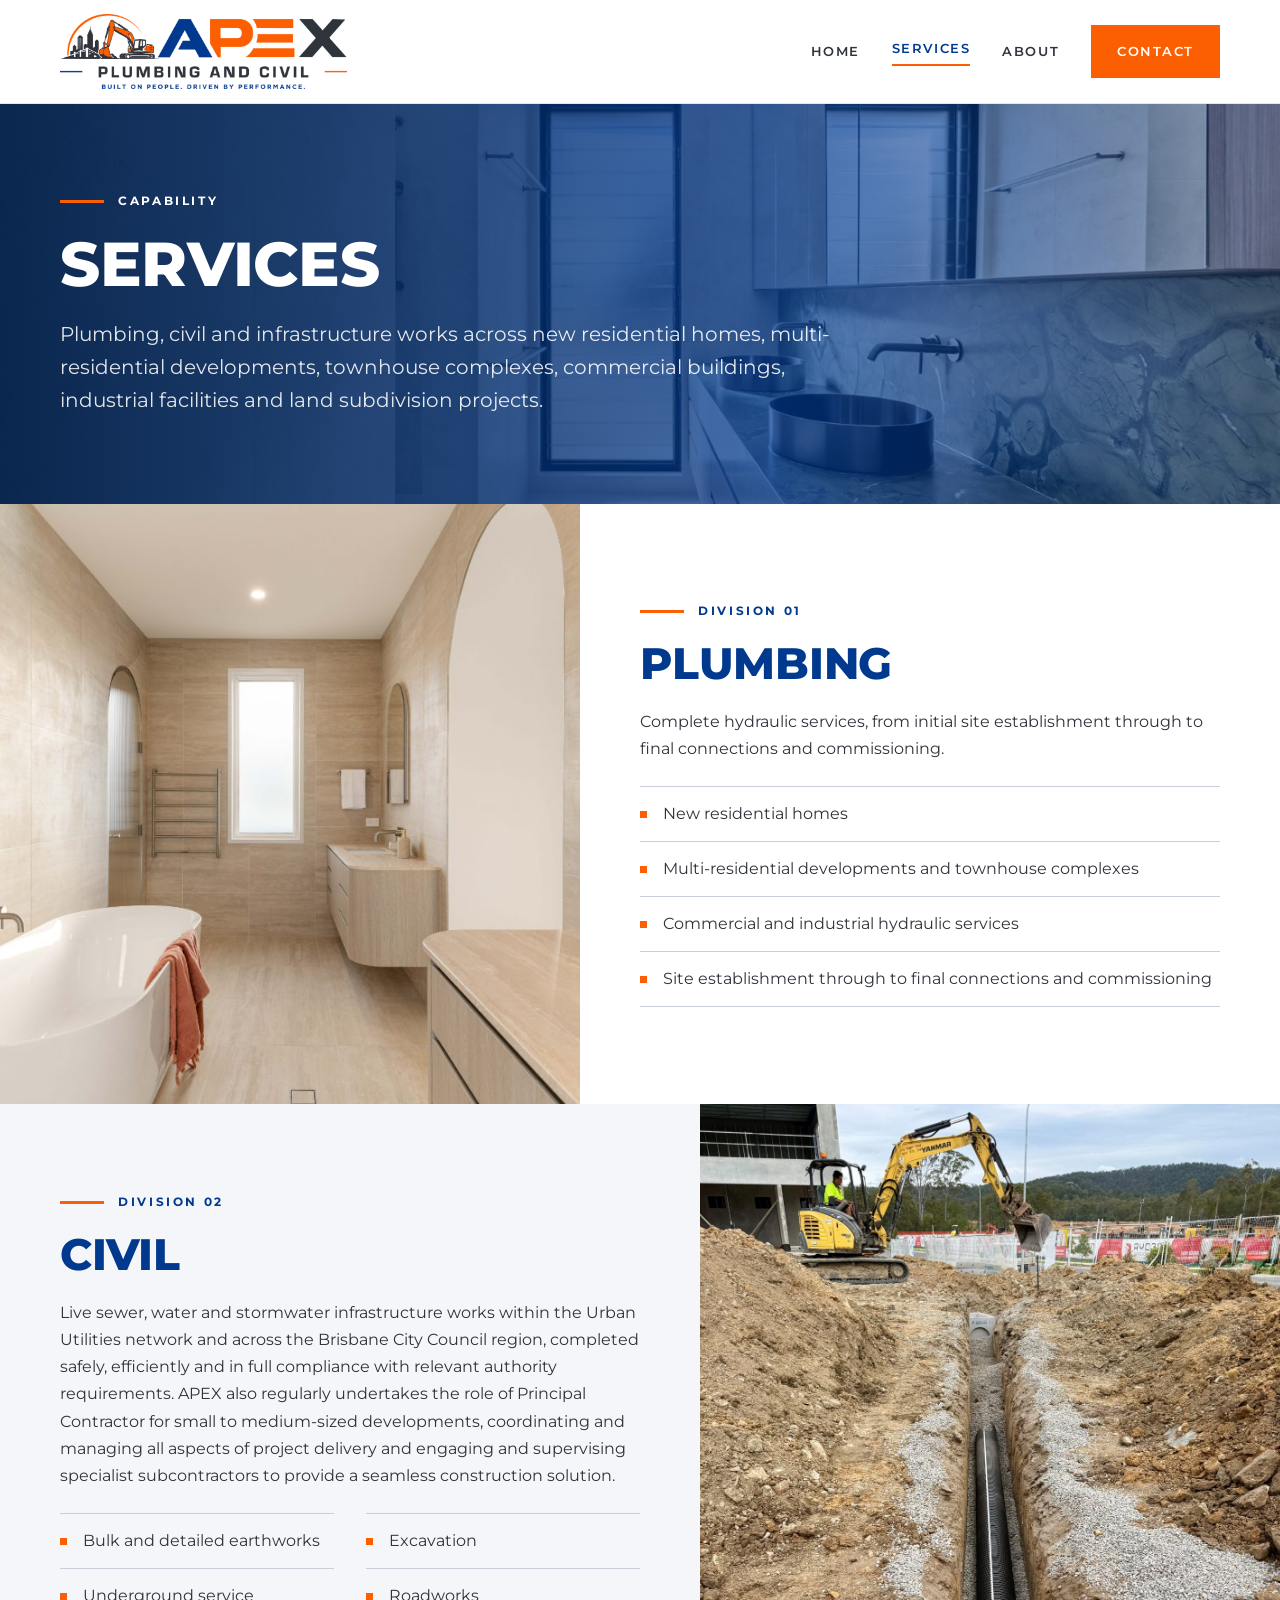
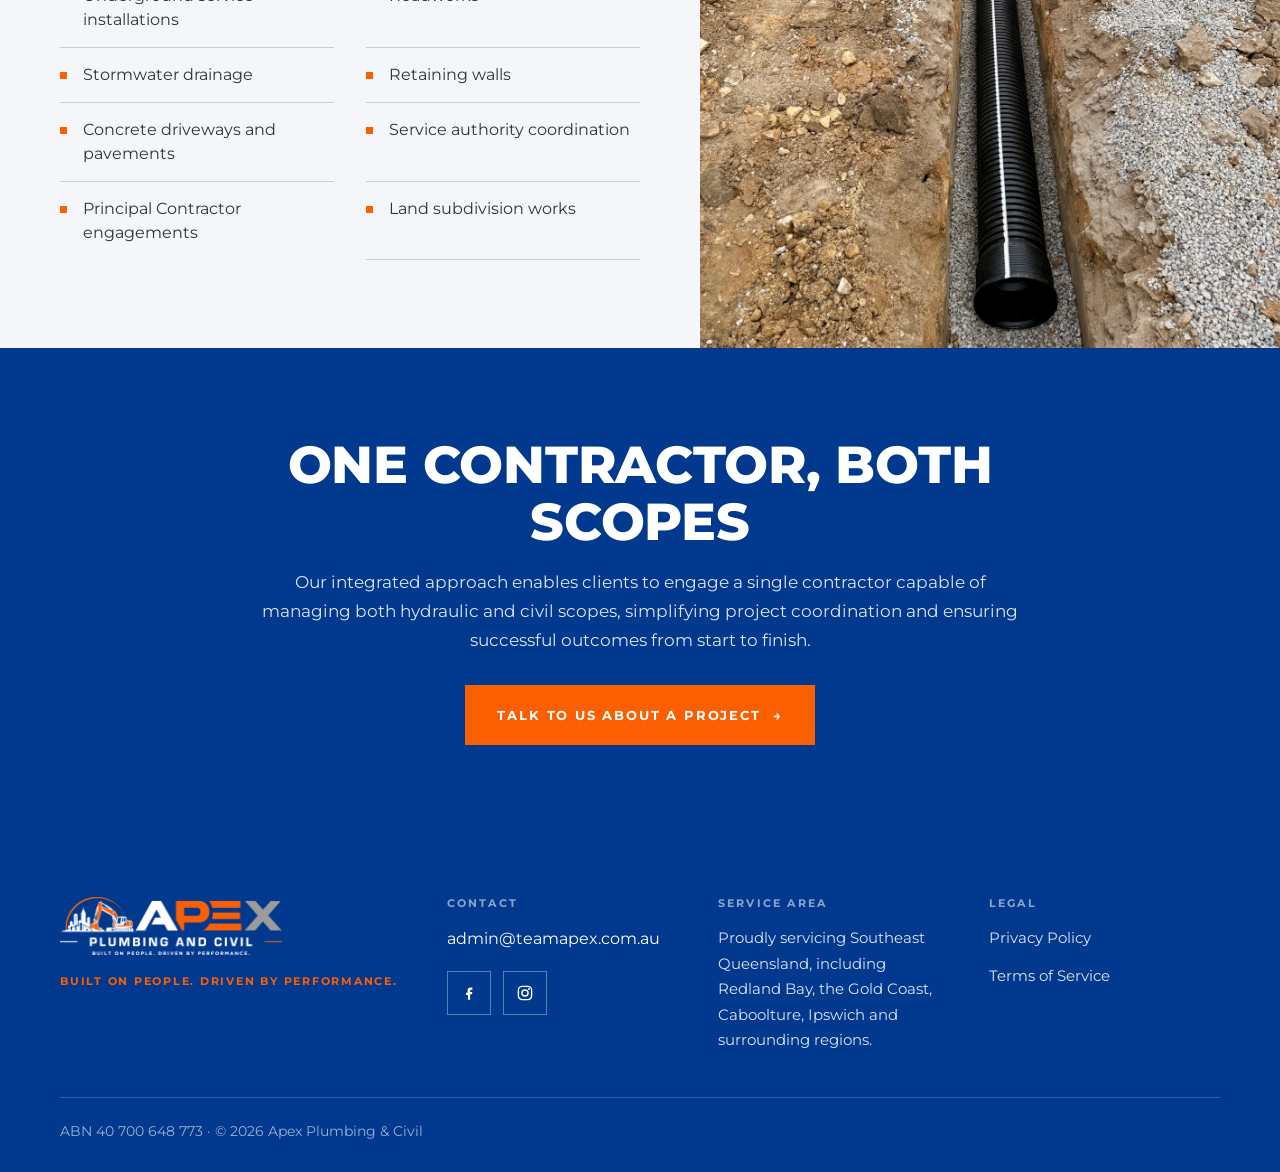
<file: services.html>
<!DOCTYPE html>
<html lang="en-AU">
<head>
<meta charset="utf-8">
<meta name="viewport" content="width=device-width, initial-scale=1">
<title>Services | APEX Plumbing & Civil</title>
<meta name="description" content="Hydraulic services, live sewer, water and stormwater works, earthworks, roadworks and land subdivision across Brisbane, Ipswich, the Gold Coast and Caboolture.">
<link rel="canonical" href="https://apexplumbingandcivil.com.au/services.html">
<meta name="robots" content="index, follow">
<meta property="og:type" content="website">
<meta property="og:site_name" content="APEX Plumbing &amp; Civil">
<meta property="og:title" content="Services | APEX Plumbing & Civil">
<meta property="og:description" content="Hydraulic services, live sewer, water and stormwater works, earthworks, roadworks and land subdivision across Brisbane, Ipswich, the Gold Coast and Caboolture.">
<meta property="og:url" content="https://apexplumbingandcivil.com.au/services.html">
<meta property="og:image" content="https://apexplumbingandcivil.com.au/assets/img/services-banner-bathroom.jpg">
<meta property="og:locale" content="en_AU">
<meta name="twitter:card" content="summary_large_image">
<meta name="theme-color" content="#01398E">
<link rel="icon" href="assets/img/favicon.png" type="image/png">
<link rel="preconnect" href="https://fonts.googleapis.com">
<link rel="preconnect" href="https://fonts.gstatic.com" crossorigin>
<link href="https://fonts.googleapis.com/css2?family=Montserrat:wght@500;600;700;800&display=swap" rel="stylesheet">
<link rel="stylesheet" href="assets/css/style.css">
</head>
<body>
<a class="skip" href="#main">Skip to content</a>

  <header class="site-header">
    <div class="header-inner">
      <a class="logo" href="index.html"><img src="assets/img/apex-logo.png" alt="Apex Plumbing and Civil" width="253" height="66"></a>
      <nav class="nav" aria-label="Main">
        <a href="index.html">Home</a>
        <a href="services.html" class="is-active" aria-current="page">Services</a>
        <a href="about.html">About</a>
        <a class="btn btn--sm" href="contact.html">Contact</a>
      </nav>
      <button class="nav-toggle" type="button" aria-expanded="false" aria-controls="mobile-nav" aria-label="Open menu">
        <span></span><span></span><span></span>
      </button>
    </div>
    <nav class="mobile-nav" id="mobile-nav" aria-label="Mobile">
      <a href="index.html">Home</a>
      <a href="services.html">Services</a>
      <a href="about.html">About</a>
      <a href="contact.html">Contact</a>
    </nav>
  </header>
<main id="main">

  <section class="pagehead">
    <img class="hero-bg" src="assets/img/services-banner-bathroom.jpg" alt="Completed walk-in shower with tiled bench seat on a new residential project" fetchpriority="high">
    <div class="hero-scrim"></div>
    <div class="container hero-inner">
      <p class="eyebrow eyebrow--light"><span class="rule"></span>Capability</p>
      <h1>Services</h1>
      <p class="lede">Plumbing, civil and infrastructure works across new residential homes, multi-residential developments, townhouse complexes, commercial buildings, industrial facilities and land subdivision projects.</p>
    </div>
  </section>

  <section class="split" id="plumbing">
    <div class="split-media">
      <img src="assets/img/plumbing-bath-3.jpg" alt="Completed main bathroom with freestanding bath on a new residential project" loading="lazy">
    </div>
    <div class="split-text">
      <p class="eyebrow"><span class="rule"></span>Division 01</p>
      <h2>Plumbing</h2>
      <p class="split-lede">Complete hydraulic services, from initial site establishment through to final connections and commissioning.</p>
      <ul class="ticks">
        <li>New residential homes</li>
        <li>Multi-residential developments and townhouse complexes</li>
        <li>Commercial and industrial hydraulic services</li>
        <li>Site establishment through to final connections and commissioning</li>
      </ul>
    </div>
  </section>

  <section class="split split--reverse split--grey" id="civil">
    <div class="split-text">
      <p class="eyebrow"><span class="rule"></span>Division 02</p>
      <h2>Civil</h2>
      <p class="split-lede">Live sewer, water and stormwater infrastructure works within the Urban Utilities network and across the Brisbane City Council region, completed safely, efficiently and in full compliance with relevant authority requirements. APEX also regularly undertakes the role of Principal Contractor for small to medium-sized developments, coordinating and managing all aspects of project delivery and engaging and supervising specialist subcontractors to provide a seamless construction solution.</p>
      <ul class="ticks ticks--two">
        <li>Bulk and detailed earthworks</li>
        <li>Excavation</li>
        <li>Underground service installations</li>
        <li>Roadworks</li>
        <li>Stormwater drainage</li>
        <li>Retaining walls</li>
        <li>Concrete driveways and pavements</li>
        <li>Service authority coordination</li>
        <li>Principal Contractor engagements</li>
        <li>Land subdivision works</li>
      </ul>
    </div>
    <div class="split-media">
      <img src="assets/img/civil-drainage-trench.jpg" alt="Stormwater drainage line bedded in gravel on a commercial site in South East Queensland" loading="lazy">
    </div>
  </section>

  <section class="closer">
    <div class="container">
      <h2>One contractor, both scopes</h2>
      <p>Our integrated approach enables clients to engage a single contractor capable of managing both hydraulic and civil scopes, simplifying project coordination and ensuring successful outcomes from start to finish.</p>
      <a class="btn" href="contact.html">Talk to us about a project <span aria-hidden="true">&rarr;</span></a>
    </div>
  </section>
</main>

  <footer class="site-footer">
    <div class="container">
      <div class="footer-grid">
        <div>
          <img class="footer-logo" src="assets/img/apex-logo-reversed.png" alt="Apex Plumbing and Civil" width="253" height="66">
          <p class="tagline">Built on people. Driven by performance.</p>
        </div>
        <div>
          <h2 class="footer-head">Contact</h2>
          <a class="footer-email" href="mailto:admin@teamapex.com.au">admin@teamapex.com.au</a>
          <div class="socials">
            <a href="https://www.facebook.com/ApexPlumbingandCivil" target="_blank" rel="noopener" aria-label="Apex Plumbing and Civil on Facebook"><svg viewBox="0 0 24 24" width="18" height="18" aria-hidden="true"><path fill="currentColor" d="M13.5 21v-7.2h2.5l.4-3h-2.9V9.1c0-.9.3-1.5 1.6-1.5h1.4V4.9c-.3 0-1.3-.1-2.4-.1-2.4 0-4 1.4-4 4.1v2.9H8v3h2.6V21z"></path></svg></a>
            <a href="https://www.instagram.com/team.apex2026" target="_blank" rel="noopener" aria-label="Apex Plumbing and Civil on Instagram"><svg viewBox="0 0 24 24" width="18" height="18" aria-hidden="true"><rect x="3.2" y="3.2" width="17.6" height="17.6" rx="5" fill="none" stroke="currentColor" stroke-width="1.9"></rect><circle cx="12" cy="12" r="4.1" fill="none" stroke="currentColor" stroke-width="1.9"></circle><circle cx="17.3" cy="6.7" r="1.3" fill="currentColor"></circle></svg></a>
          </div>
        </div>
        <div>
          <h2 class="footer-head">Service area</h2>
          <p class="footer-text">Proudly servicing Southeast Queensland, including Redland Bay, the Gold Coast, Caboolture, Ipswich and surrounding regions.</p>
        </div>
        <div>
          <h2 class="footer-head">Legal</h2>
          <div class="footer-links">
            <a href="privacy.html">Privacy Policy</a>
            <a href="terms.html">Terms of Service</a>
          </div>
        </div>
      </div>
      <div class="footer-base">
        <span>ABN 40 700 648 773 &middot; &copy; <span data-year>2026</span> Apex Plumbing &amp; Civil</span>
      </div>
    </div>
  </footer>
<script src="assets/js/main.js" defer></script>
</body>
</html>
</file>
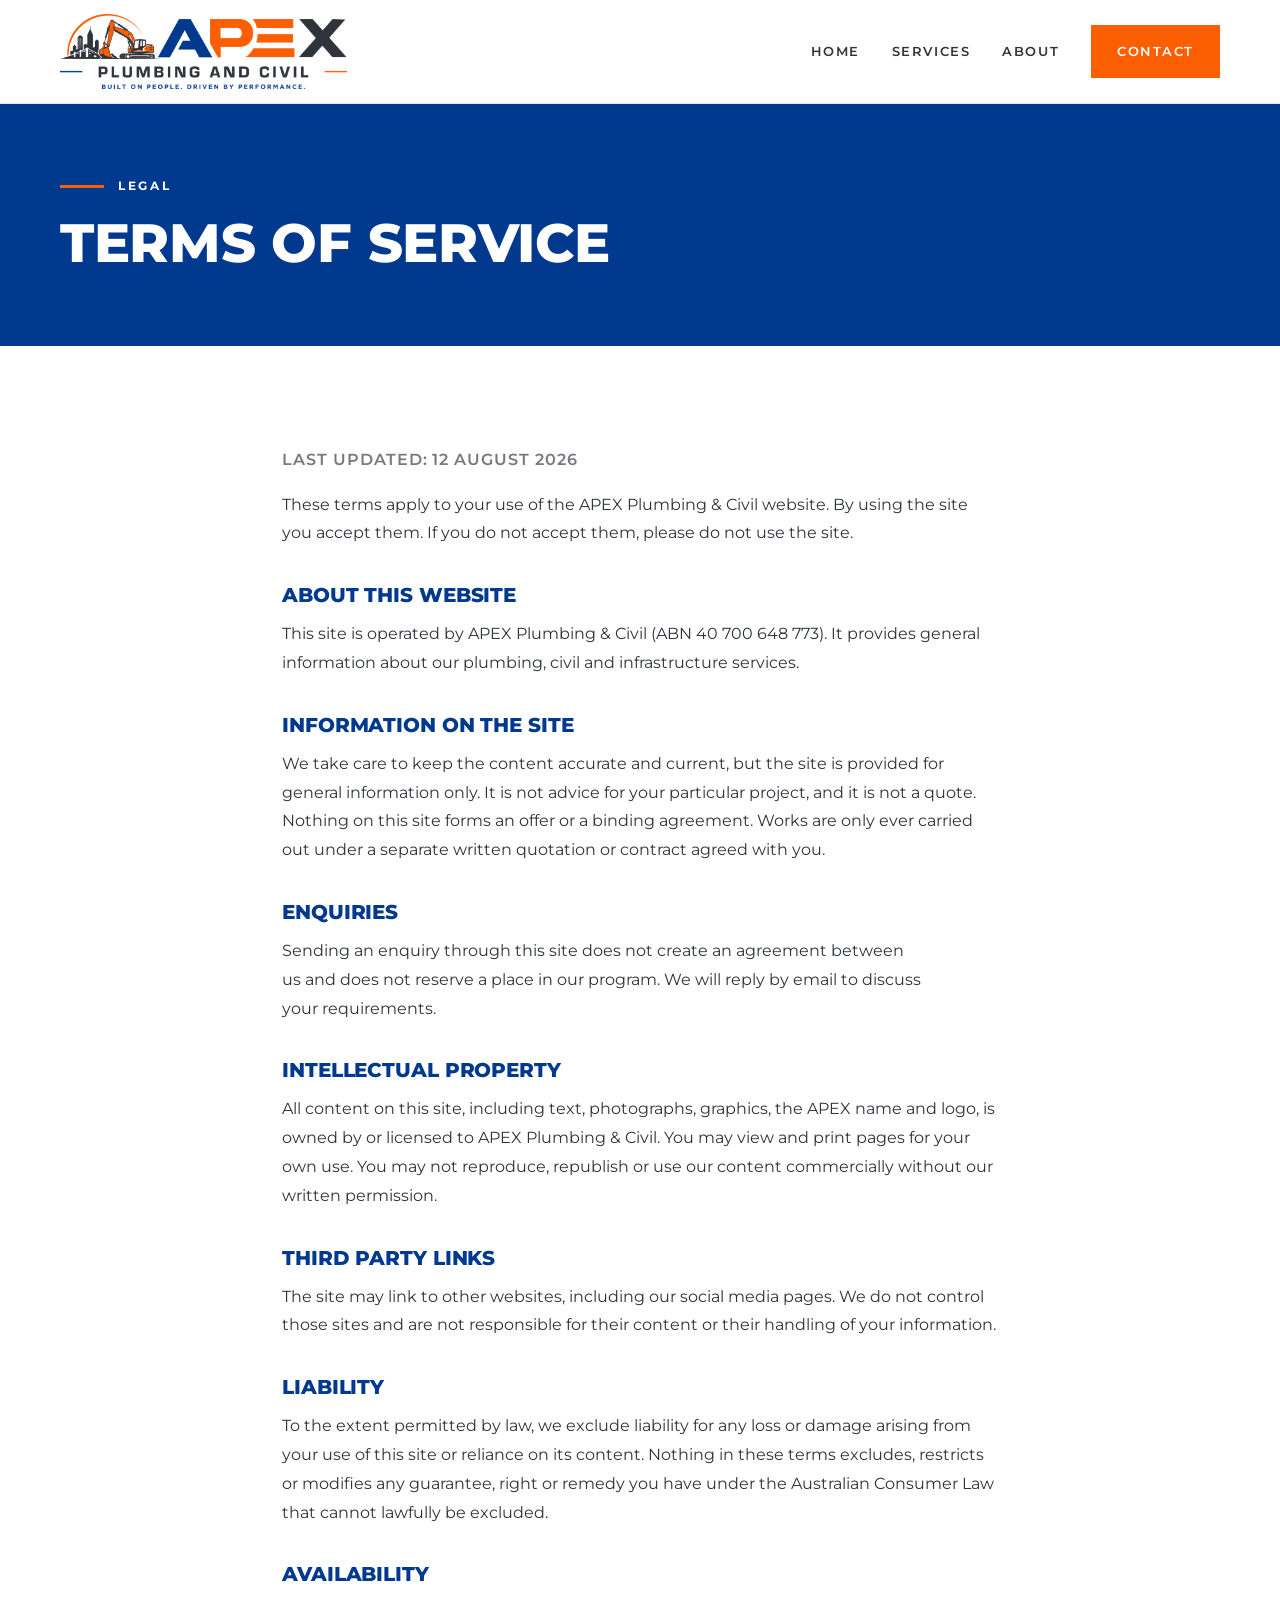
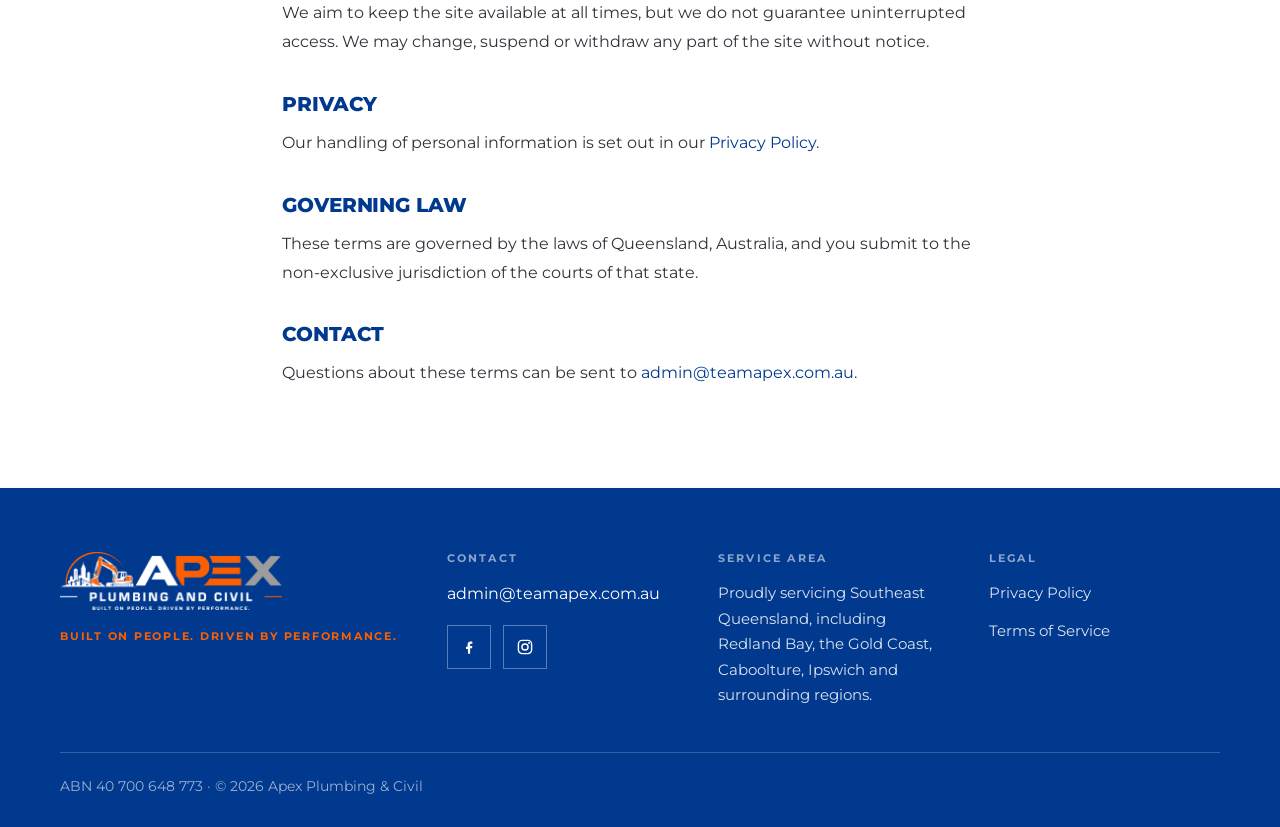
<file: terms.html>
<!DOCTYPE html>
<html lang="en-AU">
<head>
<meta charset="utf-8">
<meta name="viewport" content="width=device-width, initial-scale=1">
<title>Terms of Service | APEX Plumbing & Civil</title>
<meta name="description" content="Terms that apply to your use of the APEX Plumbing & Civil website.">
<link rel="canonical" href="https://apexplumbingandcivil.com.au/terms.html">
<meta name="robots" content="index, follow">
<meta property="og:type" content="website">
<meta property="og:site_name" content="APEX Plumbing &amp; Civil">
<meta property="og:title" content="Terms of Service | APEX Plumbing & Civil">
<meta property="og:description" content="Terms that apply to your use of the APEX Plumbing & Civil website.">
<meta property="og:url" content="https://apexplumbingandcivil.com.au/terms.html">
<meta property="og:image" content="https://apexplumbingandcivil.com.au/assets/img/hero-earthworks.jpg">
<meta property="og:locale" content="en_AU">
<meta name="twitter:card" content="summary_large_image">
<meta name="theme-color" content="#01398E">
<link rel="icon" href="assets/img/favicon.png" type="image/png">
<link rel="preconnect" href="https://fonts.googleapis.com">
<link rel="preconnect" href="https://fonts.gstatic.com" crossorigin>
<link href="https://fonts.googleapis.com/css2?family=Montserrat:wght@500;600;700;800&display=swap" rel="stylesheet">
<link rel="stylesheet" href="assets/css/style.css">
</head>
<body>
<a class="skip" href="#main">Skip to content</a>

  <header class="site-header">
    <div class="header-inner">
      <a class="logo" href="index.html"><img src="assets/img/apex-logo.png" alt="Apex Plumbing and Civil" width="253" height="66"></a>
      <nav class="nav" aria-label="Main">
        <a href="index.html">Home</a>
        <a href="services.html">Services</a>
        <a href="about.html">About</a>
        <a class="btn btn--sm" href="contact.html">Contact</a>
      </nav>
      <button class="nav-toggle" type="button" aria-expanded="false" aria-controls="mobile-nav" aria-label="Open menu">
        <span></span><span></span><span></span>
      </button>
    </div>
    <nav class="mobile-nav" id="mobile-nav" aria-label="Mobile">
      <a href="index.html">Home</a>
      <a href="services.html">Services</a>
      <a href="about.html">About</a>
      <a href="contact.html">Contact</a>
    </nav>
  </header>
<main id="main">

  <section class="legal-head">
    <div class="container">
      <p class="eyebrow eyebrow--light"><span class="rule"></span>Legal</p>
      <h1>Terms of Service</h1>
    </div>
  </section>
  <section class="section">
    <div class="container prose">
      <p class="updated">Last updated: 12 August 2026</p>
      <p>These terms apply to your use of the APEX Plumbing &amp; Civil website. By using the site you accept them. If you do not accept them, please do not use the site.</p>

      <h2>About this website</h2>
      <p>This site is operated by APEX Plumbing &amp; Civil (ABN 40 700 648 773). It provides general information about our plumbing, civil and infrastructure services.</p>

      <h2>Information on the site</h2>
      <p>We take care to keep the content accurate and current, but the site is provided for general information only. It is not advice for your particular project, and it is not a quote. Nothing on this site forms an offer or a binding agreement. Works are only ever carried out under a separate written quotation or contract agreed with you.</p>

      <h2>Enquiries</h2>
      <p>Sending an enquiry through this site does not create an agreement between us and does not reserve a place in our program. We will reply by email to discuss your requirements.</p>

      <h2>Intellectual property</h2>
      <p>All content on this site, including text, photographs, graphics, the APEX name and logo, is owned by or licensed to APEX Plumbing &amp; Civil. You may view and print pages for your own use. You may not reproduce, republish or use our content commercially without our written permission.</p>

      <h2>Third party links</h2>
      <p>The site may link to other websites, including our social media pages. We do not control those sites and are not responsible for their content or their handling of your information.</p>

      <h2>Liability</h2>
      <p>To the extent permitted by law, we exclude liability for any loss or damage arising from your use of this site or reliance on its content. Nothing in these terms excludes, restricts or modifies any guarantee, right or remedy you have under the Australian Consumer Law that cannot lawfully be excluded.</p>

      <h2>Availability</h2>
      <p>We aim to keep the site available at all times, but we do not guarantee uninterrupted access. We may change, suspend or withdraw any part of the site without notice.</p>

      <h2>Privacy</h2>
      <p>Our handling of personal information is set out in our <a href="privacy.html">Privacy Policy</a>.</p>

      <h2>Governing law</h2>
      <p>These terms are governed by the laws of Queensland, Australia, and you submit to the non-exclusive jurisdiction of the courts of that state.</p>

      <h2>Contact</h2>
      <p>Questions about these terms can be sent to <a href="mailto:admin@teamapex.com.au">admin@teamapex.com.au</a>.</p>
    </div>
  </section>
</main>

  <footer class="site-footer">
    <div class="container">
      <div class="footer-grid">
        <div>
          <img class="footer-logo" src="assets/img/apex-logo-reversed.png" alt="Apex Plumbing and Civil" width="253" height="66">
          <p class="tagline">Built on people. Driven by performance.</p>
        </div>
        <div>
          <h2 class="footer-head">Contact</h2>
          <a class="footer-email" href="mailto:admin@teamapex.com.au">admin@teamapex.com.au</a>
          <div class="socials">
            <a href="https://www.facebook.com/ApexPlumbingandCivil" target="_blank" rel="noopener" aria-label="Apex Plumbing and Civil on Facebook"><svg viewBox="0 0 24 24" width="18" height="18" aria-hidden="true"><path fill="currentColor" d="M13.5 21v-7.2h2.5l.4-3h-2.9V9.1c0-.9.3-1.5 1.6-1.5h1.4V4.9c-.3 0-1.3-.1-2.4-.1-2.4 0-4 1.4-4 4.1v2.9H8v3h2.6V21z"></path></svg></a>
            <a href="https://www.instagram.com/team.apex2026" target="_blank" rel="noopener" aria-label="Apex Plumbing and Civil on Instagram"><svg viewBox="0 0 24 24" width="18" height="18" aria-hidden="true"><rect x="3.2" y="3.2" width="17.6" height="17.6" rx="5" fill="none" stroke="currentColor" stroke-width="1.9"></rect><circle cx="12" cy="12" r="4.1" fill="none" stroke="currentColor" stroke-width="1.9"></circle><circle cx="17.3" cy="6.7" r="1.3" fill="currentColor"></circle></svg></a>
          </div>
        </div>
        <div>
          <h2 class="footer-head">Service area</h2>
          <p class="footer-text">Proudly servicing Southeast Queensland, including Redland Bay, the Gold Coast, Caboolture, Ipswich and surrounding regions.</p>
        </div>
        <div>
          <h2 class="footer-head">Legal</h2>
          <div class="footer-links">
            <a href="privacy.html">Privacy Policy</a>
            <a href="terms.html">Terms of Service</a>
          </div>
        </div>
      </div>
      <div class="footer-base">
        <span>ABN 40 700 648 773 &middot; &copy; <span data-year>2026</span> Apex Plumbing &amp; Civil</span>
      </div>
    </div>
  </footer>
<script src="assets/js/main.js" defer></script>
</body>
</html>
</file>
<file: assets/css/style.css>
/* APEX Plumbing & Civil
   Navy #01398E  Orange #FB5F01  Charcoal #2F333A  Grey #F4F6F9 */

:root{
  --navy:#01398E; --navy-deep:#01204A; --orange:#FB5F01;
  --charcoal:#2F333A; --grey:#F4F6F9; --line:#E4E7EC; --line-2:#C9CFD8;
  --pad:24px; --maxw:1320px;
}

*,*::before,*::after{box-sizing:border-box}
html{-webkit-text-size-adjust:100%}
body{
  margin:0; background:#fff; color:var(--charcoal);
  font:400 16px/1.7 Montserrat,-apple-system,BlinkMacSystemFont,"Segoe UI",Arial,sans-serif;
  -webkit-font-smoothing:antialiased;
}
img{max-width:100%; display:block}
a{color:var(--navy); text-decoration:none}
a:hover{color:var(--orange)}
h1,h2,h3{margin:0; font-weight:800; text-transform:uppercase; line-height:1.1; letter-spacing:-.005em}
p{margin:0 0 1em; text-wrap:pretty}
p:last-child{margin-bottom:0}
ul{margin:0; padding:0; list-style:none}
:focus-visible{outline:3px solid var(--orange); outline-offset:3px}

.container{width:100%; max-width:var(--maxw); margin:0 auto; padding:0 var(--pad)}
.skip{position:absolute; left:-9999px; top:0; background:var(--orange); color:#fff; padding:14px 20px; z-index:100; font-weight:700}
.skip:focus{left:0; color:#fff}

/* buttons and links */
.btn{
  display:inline-flex; align-items:center; justify-content:center; gap:12px;
  background:var(--orange); color:#fff; font-weight:700; font-size:13px;
  letter-spacing:.14em; text-transform:uppercase; padding:19px 32px;
  min-height:56px; border:0; cursor:pointer; transition:background .18s ease;
  font-family:inherit; text-align:center;
}
.btn:hover{background:#e05500; color:#fff}
.btn--sm{padding:15px 26px; min-height:48px; font-size:12px}
.link{
  display:inline-flex; align-items:center; gap:10px; font-weight:700; font-size:13px;
  letter-spacing:.14em; text-transform:uppercase; color:var(--navy); min-height:44px;
}
.link span{color:var(--orange)}

.eyebrow{
  display:flex; align-items:center; gap:14px; margin:0 0 18px;
  font-weight:700; font-size:12px; letter-spacing:.22em; text-transform:uppercase; color:var(--navy);
}
.eyebrow--light{color:#fff}
.rule{flex:none; width:44px; height:3px; background:var(--orange)}

/* header */
.site-header{position:sticky; top:0; z-index:50; background:#fff; border-bottom:1px solid var(--line)}
.header-inner{
  max-width:var(--maxw); margin:0 auto; padding:14px var(--pad);
  display:flex; align-items:center; justify-content:space-between; gap:24px;
}
.logo img{height:57px; width:auto}
.nav{display:none; align-items:center; gap:32px}
.nav a{font-weight:600; font-size:13px; letter-spacing:.12em; text-transform:uppercase; color:var(--charcoal)}
.nav a.is-active{color:var(--navy); border-bottom:2px solid var(--orange); padding-bottom:4px}
.nav a:hover{color:var(--orange)}
.nav .btn--sm{color:#fff}
.nav-toggle{
  width:48px; height:48px; display:flex; flex-direction:column; align-items:center; justify-content:center;
  gap:5px; background:none; border:0; cursor:pointer; padding:0;
}
.nav-toggle span{display:block; width:24px; height:2px; background:var(--navy); transition:transform .2s ease, opacity .2s ease}
.nav-toggle span:last-child{background:var(--orange)}
.nav-toggle[aria-expanded="true"] span:nth-child(1){transform:translateY(7px) rotate(45deg)}
.nav-toggle[aria-expanded="true"] span:nth-child(2){opacity:0}
.nav-toggle[aria-expanded="true"] span:nth-child(3){transform:translateY(-7px) rotate(-45deg)}
.mobile-nav{display:none; flex-direction:column; border-top:1px solid var(--line); background:#fff}
.mobile-nav.is-open{display:flex}
.mobile-nav a{
  padding:18px var(--pad); min-height:56px; display:flex; align-items:center;
  font-weight:600; font-size:14px; letter-spacing:.12em; text-transform:uppercase;
  color:var(--charcoal); border-bottom:1px solid var(--line);
}

/* hero */
.hero,.pagehead{position:relative; overflow:hidden; display:flex; align-items:center; min-height:560px; padding:80px 0}
.pagehead{min-height:340px; padding:64px 0}
.pagehead--short{min-height:280px}
.hero-bg{position:absolute; inset:0; width:100%; height:100%; object-fit:cover}
.hero-scrim{position:absolute; inset:0; background:linear-gradient(180deg,rgba(1,32,74,.90) 0%,rgba(1,57,142,.84) 60%,rgba(1,32,74,.92) 100%)}
.hero-inner{position:relative; z-index:1}
.hero h1{font-size:clamp(34px,7vw,74px); color:#fff; max-width:16ch; text-wrap:balance}
.pagehead h1{font-size:clamp(32px,6vw,62px); color:#fff}
.lede{margin:20px 0 0; font-size:clamp(15px,2.4vw,20px); line-height:1.65; color:rgba(255,255,255,.88); max-width:62ch}
.hero .btn{margin-top:30px}

/* stats */
.stats{background:var(--charcoal); padding:8px 0 28px}
.stats-grid{display:grid; gap:0}
.stats-grid>div{padding:22px 0; border-bottom:1px solid rgba(255,255,255,.16)}
.stats-grid>div:last-child{border-bottom:0; padding-bottom:0}
.stats strong{display:block; font-weight:800; font-size:26px; line-height:1; color:var(--orange); margin-bottom:8px}
.stats span{display:block; font-weight:600; font-size:12px; line-height:1.5; letter-spacing:.08em; text-transform:uppercase; color:#fff}

/* sections */
.section{padding:56px 0}
.section--grey{background:var(--grey)}
.section--bordered{border-top:1px solid var(--line)}
.section--tight{padding-top:0}
.section-title{font-size:clamp(26px,4.4vw,46px); color:var(--navy); margin-bottom:28px}
.section-head{margin-bottom:28px}
.section-note{margin:14px 0 0; font-size:16px; color:var(--charcoal)}

/* cards */
.cards{display:grid; gap:20px}
.card{border:1px solid var(--line)}
.card>img{width:100%; height:200px; object-fit:cover}
.card-body{padding:26px 24px 28px}
.card h3{font-size:22px; color:var(--charcoal); margin-bottom:12px}
.card p{font-size:15px; margin-bottom:16px}

/* band */
.band{background:var(--navy); display:flex; flex-direction:column-reverse}
.band-text{padding:40px var(--pad) 44px}
.band-text h2{font-size:clamp(24px,4vw,44px); color:#fff; margin-bottom:16px; text-wrap:balance}
.band-text p{font-size:16px; line-height:1.7; color:rgba(255,255,255,.86); max-width:56ch}
.band-media img{width:100%; height:220px; object-fit:cover}

/* gallery: even grid of thumbnails, full photo opens in the lightbox */
.gallery-group{margin:0 0 20px}
.gallery-group--next{margin-top:52px}
.gallery-head{font-size:20px; color:var(--navy); margin-bottom:8px}
.gallery-note{font-size:15px; margin:0; opacity:.8}
.gallery{display:grid; grid-template-columns:repeat(2,1fr); gap:10px}
.g-item{
  position:relative; padding:0; border:0; margin:0; background:var(--grey);
  aspect-ratio:1/1; overflow:hidden; cursor:zoom-in; display:block; width:100%;
}
.g-item img{width:100%; height:100%; object-fit:cover; transition:transform .4s ease}
.g-item::after{
  content:""; position:absolute; inset:0; background:var(--navy);
  opacity:0; transition:opacity .25s ease; pointer-events:none;
}
.g-item:hover img{transform:scale(1.04)}
.g-item:hover::after{opacity:.18}

/* lightbox */
.lightbox{
  position:fixed; inset:0; z-index:200; display:none;
  background:rgba(1,32,74,.96); padding:64px 20px 90px;
  align-items:center; justify-content:center;
}
.lightbox.is-open{display:flex}
.lightbox img{max-width:100%; max-height:100%; width:auto; height:auto; object-fit:contain}
.lb-cap{
  position:absolute; left:0; right:0; bottom:30px; text-align:center;
  color:rgba(255,255,255,.86); font-size:15px; line-height:1.5; padding:0 24px;
}
.lb-btn{
  position:absolute; background:none; border:1px solid rgba(255,255,255,.4); color:#fff;
  width:52px; height:52px; cursor:pointer; font:700 20px/1 Montserrat,sans-serif;
  display:flex; align-items:center; justify-content:center;
}
.lb-btn:hover{background:var(--orange); border-color:var(--orange)}
.lb-close{top:16px; right:16px}
.lb-prev{left:16px; top:50%; margin-top:-26px}
.lb-next{right:16px; top:50%; margin-top:-26px}
.pos-low{object-position:center 60%}
.pos-high{object-position:center 40%}

/* testimonials */
.carousel-viewport{overflow:hidden}
.carousel-track{display:flex; align-items:stretch; gap:0; transition:transform .55s cubic-bezier(.4,0,.2,1)}
.quote{
  flex:0 0 100%; background:#fff; border-top:4px solid var(--orange);
  padding:30px 24px; display:flex; flex-direction:column; gap:22px;
}
.quote p{margin:0 0 1em; font-size:15px; line-height:1.8}
.quote p:last-child{margin-bottom:0}
.quote-body{
  max-height:250px; overflow-y:auto; padding-right:16px;
  scrollbar-width:thin; scrollbar-color:var(--line-2) transparent; overscroll-behavior:contain;
}
.quote-body::-webkit-scrollbar{width:6px}
.quote-body::-webkit-scrollbar-track{background:var(--grey)}
.quote-body::-webkit-scrollbar-thumb{background:var(--line-2)}
.quote-body:hover::-webkit-scrollbar-thumb{background:var(--orange)}

.quote footer{margin-top:auto; padding-top:22px; border-top:1px solid var(--line)}
.quote strong{display:block; font-weight:700; font-size:14px; letter-spacing:.06em; text-transform:uppercase; color:var(--navy)}
.quote span{display:block; font-size:14px; color:var(--charcoal); opacity:.7; margin-top:7px}

.carousel-controls{display:flex; align-items:center; justify-content:space-between; gap:16px; margin-top:22px}
.dots{display:flex; gap:8px}
.dots button{width:36px; height:6px; border:0; padding:0; cursor:pointer; background:var(--line-2)}
.dots button[aria-current="true"]{background:var(--orange)}
.arrows{display:flex; gap:10px}
.arrows button{
  width:48px; height:48px; border:1px solid var(--line-2); background:#fff; color:var(--navy);
  font-weight:700; font-size:17px; cursor:pointer; font-family:inherit;
}
.arrows button:hover{border-color:var(--orange); color:var(--orange)}

/* cta */
.cta{border-top:1px solid var(--line); padding:44px 0}
.cta-inner{display:flex; flex-direction:column; align-items:flex-start; gap:22px}
.cta h2{font-size:clamp(24px,4vw,40px); color:var(--navy); margin-bottom:10px}
.cta p{font-size:16px}

/* split (services) */
.split{display:flex; flex-direction:column}
.split--grey{background:var(--grey)}
.split-media img{width:100%; height:260px; object-fit:cover}
.split-text{padding:44px var(--pad) 48px}
.split-text h2{font-size:clamp(26px,4.4vw,44px); color:var(--navy); margin-bottom:20px}
.split-lede{font-size:16px; line-height:1.7; margin-bottom:24px; max-width:56ch}
.ticks li{display:flex; gap:16px; align-items:flex-start; padding:15px 0; border-top:1px solid var(--line-2); font-size:16px; line-height:1.5}
.ticks li:last-child{border-bottom:1px solid var(--line-2)}
.ticks li::before{content:""; flex:none; width:7px; height:7px; background:var(--orange); margin-top:9px}

/* closer */
.closer{background:var(--navy); padding:56px 0; text-align:center}
.closer h2{font-size:clamp(26px,4.6vw,52px); color:#fff; margin:0 auto 18px; max-width:20ch}
.closer p{font-size:17px; line-height:1.7; color:rgba(255,255,255,.86); max-width:70ch; margin:0 auto 30px}

/* about */
.intro{display:grid; gap:24px}
.intro-title{font-size:clamp(24px,4vw,40px); color:var(--navy)}
.intro-body p{font-size:17px; line-height:1.75}
.directors{display:grid; gap:20px; margin-top:28px}
.director{background:var(--grey); padding:32px 26px; border-left:4px solid var(--orange)}
.director h3{font-size:24px; color:var(--navy); margin-bottom:6px}
.director .role{font-weight:600; font-size:13px; letter-spacing:.1em; text-transform:uppercase; opacity:.7; margin-bottom:18px}
.director p{font-size:16px; line-height:1.75}
.values{background:var(--charcoal); padding:56px 0}
.values-grid{display:grid; gap:32px}
.values h3{font-size:16px; letter-spacing:.2em; color:var(--orange); margin-bottom:14px}
.values p{font-size:16px; line-height:1.7; color:rgba(255,255,255,.82)}
.coverage{display:grid; gap:36px; align-items:center}
.coverage-text{font-size:17px; line-height:1.7; margin-bottom:22px}
.chips{display:flex; flex-wrap:wrap; gap:10px}
.chips li{font-weight:600; font-size:12px; letter-spacing:.08em; text-transform:uppercase; color:var(--navy); border:1px solid var(--line-2); padding:11px 15px}
.map{border:1px solid var(--line)}

/* contact */
.contact{display:flex; flex-direction:column}
.contact-form{padding:44px var(--pad) 48px}
.contact-form h1{font-size:clamp(30px,6vw,54px); color:var(--navy); margin-bottom:14px}
.contact-lede{font-size:16px; line-height:1.7; margin-bottom:32px; max-width:56ch}
.field{margin-bottom:20px}
.field label{display:block; font-weight:600; font-size:11px; letter-spacing:.16em; text-transform:uppercase; margin-bottom:9px}
.field input,.field textarea{
  width:100%; border:1px solid var(--line-2); background:#fff; color:var(--charcoal);
  font:400 16px/1.6 inherit; font-family:inherit; padding:16px; min-height:56px; border-radius:0;
}
.field textarea{min-height:140px; resize:vertical}
.field input:focus,.field textarea:focus{border-color:var(--navy); outline:2px solid rgba(1,57,142,.18); outline-offset:0}
.field input[aria-invalid="true"],.field textarea[aria-invalid="true"]{border-color:#c22e00}
.hp{position:absolute; left:-9999px; width:1px; height:1px; opacity:0}
.form-status{margin:16px 0 0; font-size:15px; font-weight:600}
.form-status.is-ok{color:#0a7c2f}
.form-status.is-err{color:#c22e00}
.contact-side{background:var(--navy); padding:44px var(--pad); display:flex; flex-direction:column; gap:32px}
.contact-email{font-weight:600; font-size:19px; line-height:1.4; color:#fff}
.contact-email:hover{color:var(--orange)}
.contact-area{font-size:16px; line-height:1.75; color:rgba(255,255,255,.9)}
.ruled{border-top:1px solid rgba(255,255,255,.2); padding-top:32px}
.follow{display:flex; flex-direction:column; gap:14px}
.follow a{display:flex; align-items:center; gap:12px; min-height:44px; font-size:15px; color:#fff}
.follow a:hover{color:var(--orange)}
.follow svg{flex:none}
.contact-mark{display:none}
.contact-mark img{height:56px; width:auto}

/* legal */
.legal-head{background:var(--navy); padding:48px 0}
.legal-head h1{font-size:clamp(30px,6vw,54px); color:#fff}
.prose{max-width:76ch}
.prose h2{font-size:20px; color:var(--navy); margin:36px 0 14px}
.prose p,.prose li{font-size:16px; line-height:1.8}
.prose ul{margin:0 0 1em; padding-left:0}
.prose li{display:flex; gap:14px; align-items:flex-start; margin-bottom:8px}
.prose li::before{content:""; flex:none; width:7px; height:7px; background:var(--orange); margin-top:11px}
.updated{font-size:14px; letter-spacing:.06em; text-transform:uppercase; font-weight:600; opacity:.65}

/* footer */
.site-footer{background:var(--navy); padding:44px 0 24px; color:#fff}
.footer-grid{display:grid; gap:32px; padding-bottom:32px; border-bottom:1px solid rgba(255,255,255,.2)}
.footer-logo{height:48px; width:auto}
.tagline{margin:18px 0 0; font-weight:700; font-size:11px; line-height:1.6; letter-spacing:.16em; text-transform:uppercase; color:var(--orange)}
.footer-head{font-weight:700; font-size:11px; letter-spacing:.2em; text-transform:uppercase; color:rgba(255,255,255,.55); margin:0 0 16px}
.footer-email{display:inline-block; font-size:16px; color:#fff; margin-bottom:18px}
.footer-email:hover{color:var(--orange)}
.footer-text{font-size:15px; line-height:1.7; color:rgba(255,255,255,.86)}
.footer-links{display:flex; flex-direction:column; gap:12px}
.footer-links a{font-size:15px; color:rgba(255,255,255,.86)}
.footer-links a:hover{color:var(--orange)}
.socials{display:flex; gap:12px}
.socials a{
  width:44px; height:44px; border:1px solid rgba(255,255,255,.35);
  display:flex; align-items:center; justify-content:center; color:#fff;
}
.socials a:hover{background:var(--orange); border-color:var(--orange); color:#fff}
.footer-base{
  display:flex; flex-direction:column; gap:8px; padding-top:22px;
  font-size:13px; line-height:1.6; color:rgba(255,255,255,.6);
}
.footer-base a{color:rgba(255,255,255,.85)}
.footer-base a:hover{color:var(--orange)}
.heart{color:var(--orange)}

/* ---------- tablet ---------- */
@media (min-width:720px){
  :root{--pad:40px}
  .stats{padding:28px 0}
  .stats-grid{grid-template-columns:repeat(3,1fr); gap:36px}
  .stats-grid>div{padding:0; border-bottom:0; border-left:1px solid rgba(255,255,255,.18); padding-left:36px}
  .stats-grid>div:first-child{border-left:0; padding-left:0}
  .stats strong{font-size:30px}
  .section{padding:76px 0}
  .cards{grid-template-columns:1fr 1fr; gap:28px}
  .card>img{height:260px}
  .card-body{padding:34px 32px 38px}
  .card h3{font-size:26px}
  .card p{font-size:16px}
  .gallery{gap:14px}
  .gallery-group{margin-bottom:26px}
  .gallery-group--next{margin-top:72px}
  .gallery-head{font-size:24px}
  .quote{padding:40px 36px}
  .quote p{font-size:17px}
  .band{flex-direction:row}
  .band-text{flex:1; padding:64px 40px; display:flex; flex-direction:column; justify-content:center}
  .band-media{flex:1}
  .band-media img{height:100%; min-height:380px}
  .cta{padding:64px 0}
  .cta-inner{flex-direction:row; align-items:center; justify-content:space-between; gap:40px}
  .split{flex-direction:row; align-items:stretch}
  .split--reverse{flex-direction:row}
  .split-media{flex:1}
  .split-media img{height:100%; min-height:520px}
  .split-text{flex:1; padding:64px 40px; display:flex; flex-direction:column; justify-content:center}
  .ticks--two{display:grid; grid-template-columns:1fr 1fr; gap:0 32px}
  .closer{padding:88px 0}
  .intro{grid-template-columns:1fr 1.15fr; gap:56px}
  .intro-body p{font-size:18px}
  .directors{grid-template-columns:1fr 1fr; gap:28px}
  .director{padding:44px 40px}
  .values{padding:80px 0}
  .values-grid{grid-template-columns:repeat(3,1fr); gap:44px}
  .coverage{grid-template-columns:.85fr 1.15fr; gap:56px}
  .contact{flex-direction:row; min-height:720px}
  .contact-form{flex:1.05; padding:72px 40px}
  .contact-side{flex:.95; padding:72px 40px}
  .contact-email{font-size:23px}
  .contact-mark{display:block}
  .legal-head{padding:72px 0}
  .site-footer{padding:64px 0 30px}
  .footer-grid{grid-template-columns:1.5fr 1fr 1fr 1fr; gap:40px; padding-bottom:44px}
  .footer-logo{height:58px}
  .footer-base{flex-direction:row; justify-content:space-between; align-items:center; gap:24px; font-size:14px}
  .section-head{display:flex; align-items:flex-end; justify-content:space-between; gap:40px; margin-bottom:40px}
  .section-note{max-width:36ch; text-align:right; margin:0}
  .section-title{margin-bottom:0}
  .section-head .section-title{margin-bottom:0}
}

/* ---------- desktop ---------- */
@media (min-width:1024px){
  :root{--pad:60px}
  .nav{display:flex}
  .nav-toggle,.mobile-nav{display:none !important}
  .logo img{height:75px}
  .hero{min-height:660px; padding:0}
  .hero-scrim{background:linear-gradient(100deg,rgba(1,32,74,.94) 0%,rgba(1,57,142,.86) 42%,rgba(1,57,142,.30) 100%)}
  .pagehead{min-height:400px}
  .pagehead .hero-scrim{background:linear-gradient(90deg,rgba(1,32,74,.95) 0%,rgba(1,57,142,.72) 60%,rgba(1,57,142,.35) 100%)}
  .hero-inner{max-width:var(--maxw)}
  .hero h1{max-width:14ch}
  .section{padding:100px 0}
  .quote{flex:0 0 calc(50% - 12px); min-height:400px; padding:44px 40px}
  .quote-body{max-height:280px}
  .carousel-track{gap:24px}
  .quote p{font-size:17px}
  .band-media img{min-height:460px}
  .split-media img{min-height:600px}
  .split-text{padding:88px 60px}
  .section-title{font-size:46px}
  .gallery{grid-template-columns:repeat(5,1fr); gap:16px}
  .lb-prev{left:32px}
  .lb-next{right:32px}
}
</file>
